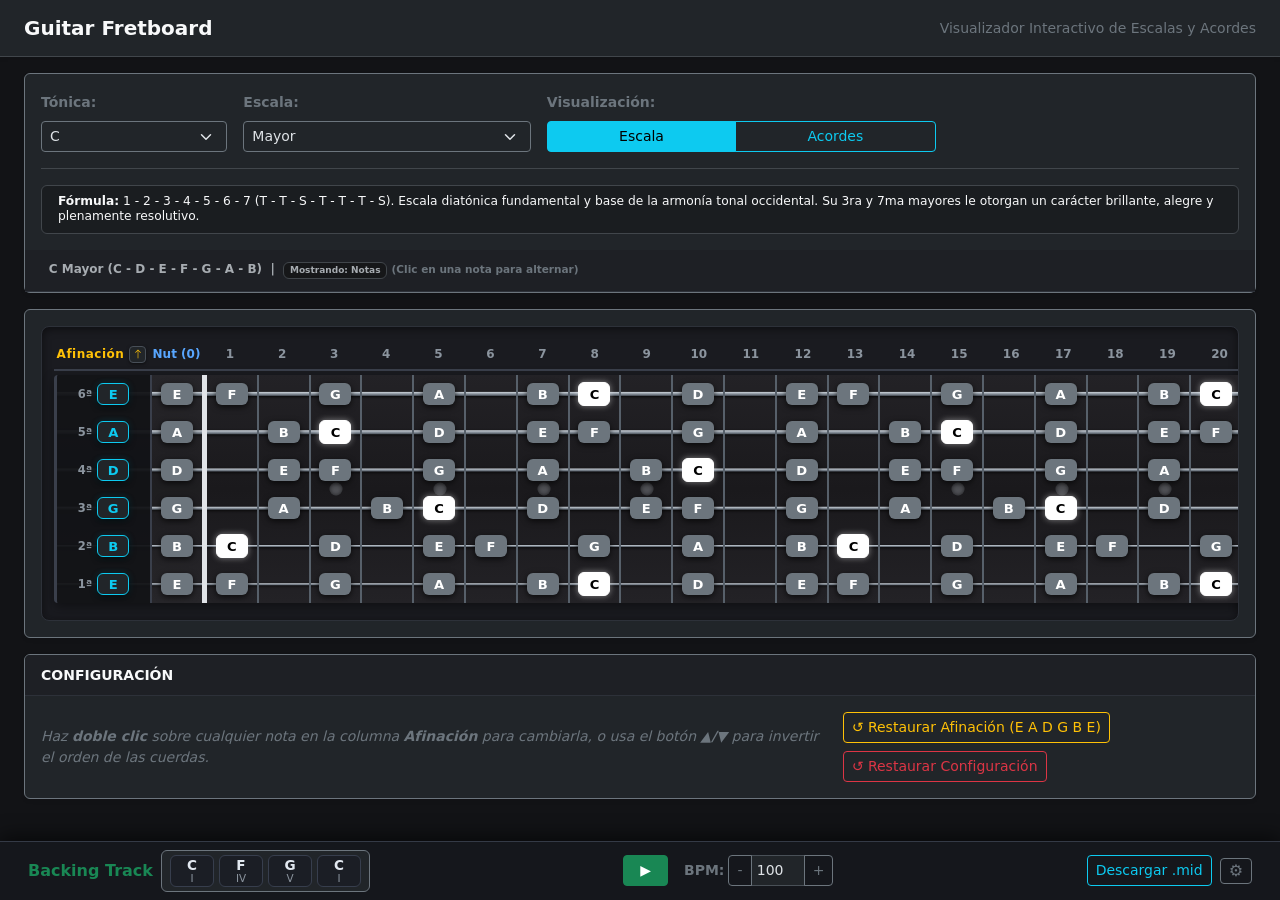
<file: index.html>
<!DOCTYPE html>
<html lang="es" data-bs-theme="dark">

<head>
  <meta charset="utf-8">
  <meta name="viewport" content="width=device-width, initial-scale=1">
  <title>Guitar Fretboard</title>
  <link rel="icon" type="image/x-icon" href="favicon.ico">
  <!-- Bootstrap 5.3 Local -->
  <link rel="stylesheet" href="assets/css/bootstrap.min.css">
  <!-- Estilos de la aplicación -->
  <link rel="stylesheet" href="assets/css/app.css">
</head>

<body>

  <!-- Barra Superior con el Nombre de la App -->
  <nav class="navbar navbar-expand-lg navbar-dark bg-dark border-bottom border-secondary-subtle py-2 shadow-sm">
    <div class="container-fluid px-3 px-md-4">
      <a class="navbar-brand d-flex align-items-center gap-2 fw-bold text-light" href="#">
        <span>Guitar Fretboard</span>
      </a>
      <span class="navbar-text text-secondary small d-none d-sm-inline">
        Visualizador Interactivo de Escalas y Acordes
      </span>
    </div>
  </nav>

  <main class="container-fluid px-3 px-md-4 py-3">

    <!-- BLOQUE 1 (Width 100%): Selección de notas / escala / acordes a graficar -->
    <div class="row g-3 mb-3">
      <div class="col-12">
        <div class="card border-secondary shadow-sm">

          <div class="card-body py-3">
            <div class="row g-3 align-items-end">

              <!-- Tonalidad (Key) -->
              <div class="col-6 col-sm-4 col-md-3 col-lg-2">
                <label for="selectKey" class="form-label small fw-semibold text-secondary">Tónica:</label>
                <select id="selectKey" class="form-select form-select-sm border-secondary"></select>
              </div>

              <!-- Tipo de Escala -->
              <div class="col-6 col-sm-4 col-md-3 col-lg-3">
                <label for="selectScale" class="form-label small fw-semibold text-secondary">Escala:</label>
                <select id="selectScale" class="form-select form-select-sm border-secondary"></select>
              </div>

              <!-- Modo: Escala Completa vs Acordes -->
              <div class="col-12 col-sm-4 col-md-6 col-lg-4">
                <label class="form-label small fw-semibold text-secondary d-block">Visualización:</label>
                <div class="btn-group btn-group-sm w-100" role="group">
                  <input type="radio" class="btn-check" name="displayMode" id="modeScale" value="scale"
                    autocomplete="off" checked>
                  <label class="btn btn-outline-info" for="modeScale">Escala</label>

                  <input type="radio" class="btn-check" name="displayMode" id="modeChord" value="chord"
                    autocomplete="off">
                  <label class="btn btn-outline-info" for="modeChord">Acordes</label>
                </div>
              </div>

            </div>

            <!-- Descripción pedagógica de la Escala seleccionada -->
            <div id="scaleDescriptionContainer" class="mt-3 pt-3 border-top border-secondary-subtle"
              style="display: none;">
              <div
                class="alert alert-dark border-secondary-subtle bg-dark-subtle mb-0 py-2 small text-secondary-emphasis d-flex align-items-start gap-2">
                <div id="scaleDescriptionText" class="text-light-emphasis small lh-sm"></div>
              </div>
            </div>

            <!-- Opciones específicas de Acordes en 2 columnas perfectamente alineadas -->
            <div id="chordOptionsCard" class="mt-3 pt-3 border-top border-secondary-subtle" style="display: none;">
              <div class="row g-3 align-items-start">

                <!-- Columna 1: Grados del Acorde en terceras independientes -->
                <div class="col-12 col-lg-auto">
                  <label
                    class="form-label small fw-semibold text-secondary d-flex align-items-center mb-2 chord-section-label">Grados
                    del Acorde:</label>
                  <div class="d-flex flex-wrap gap-2" id="chordIntervalsGroup">
                    <input type="checkbox" class="btn-check interval-toggle" id="int_1" value="1" autocomplete="off"
                      checked>
                    <label class="btn-interval" for="int_1">1</label>

                    <input type="checkbox" class="btn-check interval-toggle" id="int_3" value="3" autocomplete="off"
                      checked>
                    <label class="btn-interval" for="int_3">3</label>

                    <input type="checkbox" class="btn-check interval-toggle" id="int_5" value="5" autocomplete="off"
                      checked>
                    <label class="btn-interval" for="int_5">5</label>

                    <input type="checkbox" class="btn-check interval-toggle" id="int_7" value="7" autocomplete="off">
                    <label class="btn-interval" for="int_7">7</label>

                    <input type="checkbox" class="btn-check interval-toggle" id="int_9" value="9" autocomplete="off">
                    <label class="btn-interval" for="int_9">9</label>

                    <input type="checkbox" class="btn-check interval-toggle" id="int_11" value="11" autocomplete="off">
                    <label class="btn-interval" for="int_11">11</label>

                    <input type="checkbox" class="btn-check interval-toggle" id="int_13" value="13" autocomplete="off">
                    <label class="btn-interval" for="int_13">13</label>
                  </div>
                </div>

                <!-- Columna 2: Selección de Acorde Diatónico -->
                <div class="col-12 col-lg-7 col-xl-8">
                  <label
                    class="form-label small fw-semibold text-secondary d-flex align-items-center mb-2 chord-section-label">Acordes:</label>
                  <div id="chordButtonsContainer" class="d-flex flex-wrap gap-2 align-items-center"></div>
                </div>

              </div>
            </div>

          </div>
          <div class="card-header card-header-custom py-2 d-flex ">
            <span id="fretboardInfoSummary" class="badge text-secondary-emphasis"></span>
          </div>
        </div>
      </div>
    </div>

    <!-- BLOQUE 2 (Width 100%): Gráfica del mango de la guitarra -->
    <div class="row g-3 mb-3">
      <div class="col-12">
        <div class="card border-secondary shadow-sm">
          <div class="card-body p-2 p-md-3">

            <!-- Contenedor del mástil con scroll horizontal -->
            <div class="fretboard-wrapper">
              <div id="fretboardCanvas" class="fretboard-canvas">
                <!-- Se genera dinámicamente mediante app.js -->
              </div>
            </div>


          </div>
        </div>
      </div>
    </div>

    <!-- BLOQUE 3 (Width 100%): Configuración de la gráfica del mango -->
    <div class="row g-3">
      <div class="col-12">
        <div class="card border-secondary shadow-sm">
          <div class="card-header card-header-custom py-2">
            <span class="text-uppercase small tracking-wide text-light fw-bold">Configuración</span>
          </div>
          <div class="card-body py-3">
            <div class="d-flex flex-column flex-sm-row justify-content-between align-items-sm-center gap-3">
              <div class="text-secondary small">
                <em>Haz <strong>doble clic</strong> sobre cualquier nota en la columna <strong>Afinación</strong> para
                  cambiarla, o usa el botón <strong>▲/▼</strong> para invertir el orden de las cuerdas.</em>
              </div>
              <div class="d-flex flex-wrap gap-2">
                <button id="btnResetTuning" type="button" class="btn btn-sm btn-outline-warning">
                  ↺ Restaurar Afinación (E A D G B E)
                </button>
                <button id="btnResetConfig" type="button" class="btn btn-sm btn-outline-danger">
                  ↺ Restaurar Configuración
                </button>
              </div>
            </div>
          </div>
        </div>
      </div>
    </div>

  </main>

  <!-- Barra Fija Inferior: Backing Track Player Dock -->
  <div id="backingTrackPlayerBar" class="backing-track-bar fixed-bottom py-2 px-3">
    <div class="container-fluid d-flex flex-wrap align-items-center justify-content-between gap-2">

      <!-- Izquierda: Título y Visualizador de la Secuencia Completa -->
      <div class="d-flex align-items-center gap-2">
        <span class="fw-bold text-success d-none d-sm-inline">Backing Track</span>

        <!-- Indicador de cuenta previa cuando aplica -->
        <div id="btBarCountInBadge" class="badge bg-warning text-dark bt-bar-countin-badge" style="display: none;">
          Intro 1/4
        </div>

        <!-- Contenedor con todos los compases de la progresión -->
        <div id="btBarSequenceContainer"
          class="bt-bar-sequence-container bg-dark px-2 py-1 rounded border border-secondary">
          <!-- Se genera dinámicamente -->
        </div>
      </div>

      <!-- Centro: Controles de Transporte (Play/Stop Toggle, BPM) -->
      <div class="d-flex align-items-center gap-2">
        <button id="btnBtPlayToggle" class="btn btn-sm btn-success px-3 fw-bold d-flex align-items-center gap-1"
          title="Reproducir en Loop">
          <span id="btPlayIcon">▶</span>
        </button>

        <div class="d-flex align-items-center gap-1 ms-2">
          <label for="btBpmInput" class="small text-secondary fw-semibold">BPM:</label>
          <div class="input-group input-group-sm" style="width: 105px;">
            <button class="btn btn-outline-secondary px-2" type="button" id="btnBtBpmMinus">-</button>
            <input type="number" id="btBpmInput" class="form-control text-center px-1" value="100" min="40" max="240"
              step="5">
            <button class="btn btn-outline-secondary px-2" type="button" id="btnBtBpmPlus">+</button>
          </div>
        </div>
      </div>

      <!-- Derecha: Descargar MIDI y Abrir Configuración -->
      <div class="d-flex align-items-center gap-2">
        <button id="btnBtDownloadMidi" class="btn btn-sm btn-outline-info d-flex align-items-center gap-1"
          title="Descargar archivo MIDI (.mid)">
          <span class="d-none d-md-inline">Descargar .mid</span>
        </button>
        <button id="btnBtSettings"
          class="btn btn-sm btn-outline-secondary px-2 d-flex align-items-center justify-content-center"
          data-bs-toggle="modal" data-bs-target="#backingTrackModal" title="Configuración del Backing Track">
          <span class="fs-6 lh-1">⚙️</span>
        </button>
      </div>

    </div>
  </div>

  <!-- Modal de Configuración del Backing Track -->
  <div class="modal fade" id="backingTrackModal" tabindex="-1" aria-labelledby="backingTrackModalLabel"
    aria-hidden="true">
    <div class="modal-dialog modal-lg modal-dialog-centered">
      <div class="modal-content bg-dark border-secondary shadow">
        <div class="modal-header border-secondary py-2">
          <h5 class="modal-title fs-6 fw-bold text-light d-flex align-items-center gap-2" id="backingTrackModalLabel">
            <span>⚙️ Configuración del Backing Track</span>
          </h5>
          <button type="button" class="btn-close btn-close-white" data-bs-dismiss="modal" aria-label="Close"></button>
        </div>
        <div class="modal-body py-3">

          <!-- Resumen de Tonalidad Actual -->
          <div
            class="alert alert-dark border-secondary-subtle py-2 px-3 d-flex justify-content-between align-items-center mb-3">
            <div class="small">
              <span class="text-secondary">Tonalidad / Escala actual:</span>
              <strong class="text-info ms-1" id="btModalCurrentScaleText">C Mayor</strong>
            </div>
            <span class="badge bg-secondary-subtle text-secondary-emphasis small">Sincronizado con el
              visualizador</span>
          </div>

          <!-- Presets Populares -->
          <div class="mb-3">
            <label class="form-label small fw-semibold text-secondary mb-1">Progresiones Populares (Presets):</label>
            <div class="d-flex flex-wrap gap-2" id="btPresetButtons">
              <button type="button" class="btn btn-outline-secondary btn-sm bt-preset-btn" data-preset="I-IV-V-I">I - IV
                - V - I</button>
              <button type="button" class="btn btn-outline-secondary btn-sm bt-preset-btn" data-preset="ii-V-I">ii - V -
                I</button>
              <button type="button" class="btn btn-outline-secondary btn-sm bt-preset-btn" data-preset="I-V-vi-IV">I - V
                - vi - IV (Pop)</button>
              <button type="button" class="btn btn-outline-secondary btn-sm bt-preset-btn" data-preset="I-IV-I-V">I - IV
                - I - V (Blues)</button>
              <button type="button" class="btn btn-outline-secondary btn-sm bt-preset-btn" data-preset="i-VI-III-VII">i
                - VI - III - VII</button>
            </div>
          </div>

          <!-- Secuencia de Compases Actual -->
          <div class="mb-3">
            <div class="d-flex justify-content-between align-items-center mb-1">
              <label class="form-label small fw-semibold text-secondary mb-0">Secuencia de Compases (Haz clic en un
                compás para editarlo):</label>
              <div class="btn-group btn-group-sm">
                <button type="button" class="btn btn-outline-secondary" id="btnBtAddMeasure">+ Compás</button>
                <button type="button" class="btn btn-outline-secondary" id="btnBtRemoveMeasure">- Compás</button>
              </div>
            </div>
            <div id="btMeasuresContainer"
              class="d-flex flex-wrap gap-2 p-2 rounded bg-black bg-opacity-25 border border-secondary-subtle">
              <!-- Se genera dinámicamente -->
            </div>
          </div>

          <!-- Grados Diatónicos para asignar al compás -->
          <div class="mb-3">
            <label class="form-label small fw-semibold text-secondary mb-1">Asignar grado al compás
              seleccionado:</label>
            <div id="btDegreeSelectorContainer" class="d-flex flex-wrap gap-2">
              <!-- Se genera dinámicamente con los 7 grados de la escala actual -->
            </div>
          </div>

          <!-- Parámetros de compás y tempo -->
          <div class="row g-2 pt-2 border-top border-secondary-subtle">
            <div class="col-6 col-sm-4">
              <label for="btTimeSigSelect" class="form-label small fw-semibold text-secondary">Métrica:</label>
              <select id="btTimeSigSelect" class="form-select form-select-sm border-secondary">
                <option value="4/4" selected>4/4 (Estándar)</option>
              </select>
            </div>
            <div class="col-6 col-sm-4">
              <label for="btChordDurationSelect" class="form-label small fw-semibold text-secondary">Duración por
                compás:</label>
              <select id="btChordDurationSelect" class="form-select form-select-sm border-secondary">
                <option value="4" selected>1 Acorde por compás (4 tiempos)</option>
              </select>
            </div>
            <div class="col-12 col-sm-4">
              <label class="form-label small fw-semibold text-secondary">Instrumentación MIDI:</label>
              <div class="small text-secondary-emphasis lh-sm pt-1">
                Chan 10: Hi-hat, Bombo, Redoblante<br>
                Chan 1: Piano
              </div>
            </div>
          </div>

        </div>
        <div class="modal-footer border-secondary py-2">
          <button type="button" class="btn btn-sm btn-outline-secondary" data-bs-dismiss="modal">Cerrar</button>
          <button type="button" class="btn btn-sm btn-success" data-bs-dismiss="modal">Aplicar y Listo</button>
        </div>
      </div>
    </div>
  </div>

  <!-- Scripts locales -->
  <script src="assets/js/jquery.min.js"></script>
  <script src="assets/js/bootstrap.bundle.min.js"></script>
  <script src="assets/js/scales.js"></script>
  <script src="assets/js/midi-writer.js"></script>
  <script src="assets/js/backing-track-player.js"></script>
  <script src="assets/js/app.js"></script>
</body>

</html>
</file>
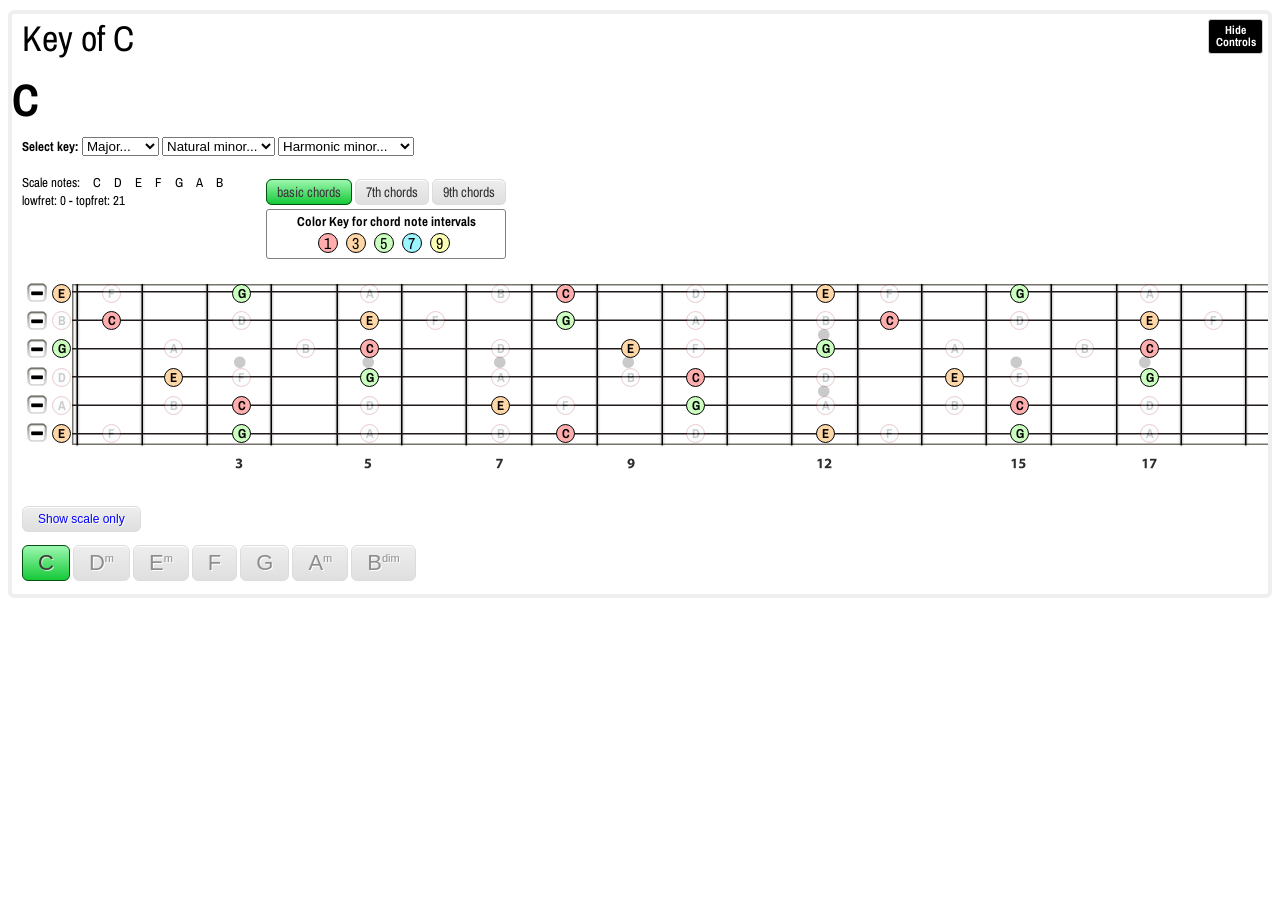
<file: old/index.html>
<!DOCTYPE html>
<html>

<head>
  <meta charset="utf-8">
  <meta http-equiv="X-UA-Compatible" content="IE=edge">
  <title>Neck module</title>
  <!-- FONT -->
  <link href='https://fonts.googleapis.com/css?family=Archivo+Narrow:400,700' rel='stylesheet' type='text/css'>
  <link rel="stylesheet" href="assets/css/common.css">
  <link rel="stylesheet" href="assets/css/neckmodule.css">
  <!--
  <link rel="stylesheet" href="assets/css/long-neck-g.css">
  <link rel="stylesheet" href="assets/css/long-neck-f.css">
  <link rel="stylesheet" href="assets/css/vertical-neck-module.css">
	<link rel="stylesheet" href="assets/css/long-neck-g.css">
  -->
</head>

<body>
  <div class="main" style="width: 100%; margin: 10px auto;">
    <div id="chords-container"></div>
    <div id="scales-container"></div>
  </div>

  <script src="https://code.jquery.com/jquery-3.6.0.min.js"
    integrity="sha256-/xUj+3OJU5yExlq6GSYGSHk7tPXikynS7ogEvDej/m4=" crossorigin="anonymous"></script>
  <script type="module" src="assets/js/neckmodule.js"></script>
  <script src="assets/js/vexflow-min.js"></script>
  <script src="assets/js/underscore-min.js"></script>
  <script src="assets/js/tabdiv.js"></script>
  <script src="assets/js/tabdiv-debug.js"></script>
  <script src="assets/js/vertical.neckmodule.js"></script>
  <script type="module" src="assets/js/main.js"></script>

</body>

</html>
</file>
<file: assets/css/app.css>
/* App Styles: Guitar Fretboard */

body {
  background-color: #121316;
  color: #e2e8f0;
  font-family: system-ui, -apple-system, "Segoe UI", Roboto, Helvetica, Arial, sans-serif;
  min-width: 320px;
}

/* Fretboard Container & Scrolling */
.fretboard-wrapper {
  background: #1a1b20;
  border-radius: 8px;
  border: 1px solid #2d3139;
  padding: 18px 12px 10px 12px;
  overflow-x: auto;
  box-shadow: inset 0 2px 8px rgba(0, 0, 0, 0.5);
}

.fretboard-canvas {
  position: relative;
  display: inline-block;
  min-width: 1400px;
  width: 100%;
  user-select: none;
}

/* Fretboard markers (numbers & inlays) */
.fret-numbers-row {
  display: flex;
  margin-left: 0;
  border-bottom: 2px solid #3a3f4b;
  padding-bottom: 6px;
  margin-bottom: 4px;
}

.fret-number-col {
  flex: 1;
  text-align: center;
  font-size: 0.75rem;
  font-weight: 700;
  color: #8b949e;
}

.fret-number-col.tuning-header-col {
  flex: 0 0 95px;
  color: #ffc107;
  letter-spacing: 0.5px;
  display: inline-flex;
  align-items: center;
  justify-content: center;
  gap: 5px;
}

.tuning-header-title {
  font-weight: 700;
  font-size: 0.75rem;
}

.btn-toggle-order {
  display: inline-flex;
  align-items: center;
  justify-content: center;
  width: 17px;
  height: 17px;
  padding: 0;
  border-radius: 4px;
  border: 1px solid #484f58;
  background-color: #212529;
  color: #ffc107;
  cursor: pointer;
  transition: all 0.15s ease-in-out;
  user-select: none;
  box-shadow: 0 1px 3px rgba(0, 0, 0, 0.5);
}

.btn-toggle-order:hover {
  background-color: #ffc107;
  color: #000000;
  border-color: #ffc107;
  transform: scale(1.12);
  box-shadow: 0 0 8px rgba(255, 193, 7, 0.6);
}

.fret-number-col.fret-0-header {
  flex: 0 0 55px;
  color: #58a6ff;
}

/* Fretboard grid */
.fretboard-board {
  position: relative;
  background: linear-gradient(180deg, #232226 0%, #1a191c 50%, #232226 100%);
  border-radius: 4px;
  border-left: 3px solid #3a3f4b;
  border-right: 4px solid #30363d;
  box-shadow: 0 4px 12px rgba(0, 0, 0, 0.4);
  margin-left: 0;
  overflow: hidden;
}

/* Inlay Fret Dots (Marcadores del diapasón) */
.fret-inlay-container {
  position: absolute;
  top: 0;
  bottom: 0;
  left: 0;
  right: 0;
  pointer-events: none;
  display: flex;
}

.fret-inlay-cell {
  flex: 1;
  position: relative;
  height: 100%;
}

.fret-inlay-cell.tuning-inlay-cell {
  flex: 0 0 95px;
}

.fret-inlay-cell.fret-0-inlay {
  flex: 0 0 55px;
}

.fret-dot {
  position: absolute;
  top: 50%;
  left: 50%;
  transform: translate(-50%, -50%);
  width: 13px;
  height: 13px;
  background: rgba(220, 225, 235, 0.28);
  border-radius: 50%;
  box-shadow: inset 0 0 4px rgba(0, 0, 0, 0.6);
}

.fret-double-dot-1 {
  position: absolute;
  top: 25%;
  left: 50%;
  transform: translate(-50%, -50%);
  width: 12px;
  height: 12px;
  background: rgba(220, 225, 235, 0.28);
  border-radius: 50%;
  box-shadow: inset 0 0 4px rgba(0, 0, 0, 0.6);
}

.fret-double-dot-2 {
  position: absolute;
  top: 75%;
  left: 50%;
  transform: translate(-50%, -50%);
  width: 12px;
  height: 12px;
  background: rgba(220, 225, 235, 0.28);
  border-radius: 50%;
  box-shadow: inset 0 0 4px rgba(0, 0, 0, 0.6);
}

/* Strings Row */
.string-row {
  position: relative;
  display: flex;
  height: 38px;
  align-items: center;
}

/* Columna de Afinación */
.tuning-cell {
  flex: 0 0 95px;
  height: 100%;
  position: relative;
  border-right: 2px solid #3a3f4b;
  display: flex;
  align-items: center;
  justify-content: center;
  gap: 5px;
  background: rgba(18, 19, 23, 0.95);
  z-index: 2;
  cursor: pointer;
  user-select: none;
  transition: background-color 0.15s ease;
}

.tuning-cell:hover {
  background: rgba(35, 38, 48, 0.98);
}

.tuning-string-label {
  position: relative;
  z-index: 5;
  font-size: 0.72rem;
  font-weight: 700;
  color: #8b949e;
  pointer-events: none;
}

.tuning-badge {
  position: relative;
  z-index: 5;
  font-family: inherit;
  font-weight: 800;
  font-size: 0.82rem;
  padding: 0.22rem 0.5rem;
  min-width: 32px;
  text-align: center;
  background-color: #212529;
  color: #0dcaf0;
  border: 1.5px solid #0dcaf0;
  border-radius: 6px;
  box-shadow: 0 2px 6px rgba(0, 0, 0, 0.8), 0 0 6px rgba(13, 202, 240, 0.2);
  transition: transform 0.15s ease, box-shadow 0.15s ease, background-color 0.15s ease, color 0.15s ease;
  cursor: pointer;
}

.tuning-cell:hover .tuning-badge,
.tuning-badge:hover {
  transform: scale(1.12);
  background-color: #0dcaf0;
  color: #000000;
  box-shadow: 0 0 10px rgba(13, 202, 240, 0.7);
}

/* Afinación fuera del estándar: rojo propio de Bootstrap danger (#dc3545) */
.tuning-badge.tuning-badge-custom {
  color: #dc3545;
  border-color: #dc3545;
  box-shadow: 0 2px 6px rgba(0, 0, 0, 0.8), 0 0 6px rgba(220, 53, 69, 0.25);
}

.tuning-cell:hover .tuning-badge.tuning-badge-custom,
.tuning-badge.tuning-badge-custom:hover {
  background-color: #dc3545;
  color: #ffffff;
  box-shadow: 0 0 10px rgba(220, 53, 69, 0.7);
}

/* Popover interactivo de Afinación */
.tuning-popover {
  box-shadow: 0 10px 30px rgba(0, 0, 0, 0.85);
  border-radius: 8px;
  animation: fadeInTuning 0.15s ease-out;
}

@keyframes fadeInTuning {
  from { opacity: 0; transform: translateY(-5px); }
  to { opacity: 1; transform: translateY(0); }
}

/* The metal string line */
.string-wire {
  position: absolute;
  left: 0;
  right: 0;
  top: 50%;
  transform: translateY(-50%);
  background: linear-gradient(180deg, #d0d7de 0%, #8b949e 50%, #484f58 100%);
  z-index: 1;
  pointer-events: none;
  box-shadow: 0 1px 3px rgba(0, 0, 0, 0.8);
}

/* Calibres de cuerdas visuales */
.string-wire-1 {
  height: 1.5px;
}

.string-wire-2 {
  height: 2.0px;
}

.string-wire-3 {
  height: 2.5px;
}

.string-wire-4 {
  height: 3.0px;
}

.string-wire-5 {
  height: 3.5px;
}

.string-wire-6 {
  height: 4.2px;
}

/* Fret cell for note badge */
.fret-cell {
  flex: 1;
  height: 100%;
  position: relative;
  border-right: 2px solid #57606a;
  /* Fret wire */
  display: flex;
  align-items: center;
  justify-content: center;
  z-index: 2;
}

.fret-cell.fret-0 {
  flex: 0 0 55px;
  border-right: 5px solid #e1e4e8;
  /* Cejuela / Nut */
  background: rgba(255, 255, 255, 0.02);
}

/* Note Badges */
.note-badge {
  position: relative;
  z-index: 5;
  font-family: inherit;
  font-weight: 700;
  font-size: 0.82rem;
  padding: 0.28rem 0.45rem;
  min-width: 32px;
  text-align: center;
  box-shadow: 0 2px 6px rgba(0, 0, 0, 0.7);
  transition: transform 0.15s ease, box-shadow 0.15s ease;
  cursor: pointer;
}

.note-badge:hover {
  transform: scale(1.18);
  z-index: 10;
  box-shadow: 0 4px 10px rgba(0, 0, 0, 0.9);
}

/* Grados (intervalos): sin bold pesado, tipografía limpia y equilibrada */
.note-badge.badge-degree,
.badge-triad-root.badge-degree,
.badge-triad-third.badge-degree,
.badge-triad-fifth.badge-degree {
  font-weight: 500 !important;
  font-size: 0.77rem;
  letter-spacing: -0.2px;
  padding: 0.26rem 0.36rem;
  line-height: 1.15;
}

/* Grados con 4 o más caracteres (ej. maj7, ♭♭7, ♯11) */
.note-badge.badge-degree.badge-degree-compact {
  font-size: 0.69rem;
  letter-spacing: -0.3px;
  padding: 0.24rem 0.20rem;
  min-width: 35px;
}

/* Dimmed notes in chord mode */
.note-badge.note-dimmed {
  opacity: 0.22;
  filter: grayscale(80%);
}

.note-badge.note-dimmed:hover {
  opacity: 0.8;
  filter: none;
}

/* Card custom dark headers */
.card-header-custom {
  background-color: #1e2025;
  border-bottom: 1px solid #2d3139;
  font-weight: 600;
}

/* Legend items */
.legend-pill {
  display: inline-flex;
  align-items: center;
  gap: 6px;
  font-size: 0.82rem;
  margin-right: 12px;
  margin-bottom: 6px;
}

/* Colores de Tríada: Fondo blanco con color de texto diferenciado */
.badge-triad-root {
  background-color: #ffffff !important;
  color: #000000 !important;
  border: 1px solid #ffffff;
  font-weight: 800;
  box-shadow: 0 0 6px rgba(255, 255, 255, 0.45);
}

.badge-triad-third {
  background-color: #ffffff !important;
  color: #dc2626 !important;
  /* Texto Rojo (3ra) */
  border: 1.5px solid #ffffff;
  font-weight: 800;
  box-shadow: 0 0 6px rgba(220, 38, 38, 0.35);
}

.badge-triad-fifth {
  background-color: #ffffff !important;
  color: #06930b !important;
  /* Texto Naranja (5ta) */
  border: 1.5px solid #ffffff;
  font-weight: 800;
  box-shadow: 0 0 6px rgba(234, 88, 12, 0.35);
}

/* Alineación perfecta entre Grados del Acorde y Acordes Diatónicos */
.chord-section-label {
  height: 20px;
  line-height: 20px;
  margin-bottom: 0.5rem;
}

#chordButtonsContainer .chord-btn {
  height: 33px;
  display: inline-flex;
  align-items: center;
  justify-content: center;
  line-height: 1;
  box-sizing: border-box;
}

#chordButtonsContainer .chord-btn .badge {
  font-size: 0.72rem;
  padding: 0.22rem 0.4rem;
  line-height: 1;
}

/* Botones individuales de intervalos (desagrupados) */
.btn-interval {
  min-width: 38px;
  height: 33px;
  display: inline-flex;
  align-items: center;
  justify-content: center;
  font-weight: 700;
  font-size: 0.85rem;
  border-radius: 6px;
  border: 1px solid #3a3f4b;
  background-color: #1a1b20;
  color: #6c757d;
  cursor: pointer;
  transition: all 0.15s ease-in-out;
  padding: 0 10px;
  user-select: none;
  box-sizing: border-box;
}

.btn-interval:hover {
  border-color: #8b949e;
  color: #adb5bd;
}

/* Colores exactos para cada botón de intervalo activo (:checked) */
/* 1: Fondo blanco, texto negro */
#int_1:checked + .btn-interval {
  background-color: #ffffff !important;
  color: #000000 !important;
  border-color: #ffffff !important;
  font-weight: 800;
  box-shadow: 0 0 8px rgba(255, 255, 255, 0.45);
}

/* 3: Fondo blanco, texto rojo */
#int_3:checked + .btn-interval {
  background-color: #ffffff !important;
  color: #dc2626 !important;
  border-color: #ffffff !important;
  font-weight: 800;
  box-shadow: 0 0 8px rgba(220, 38, 38, 0.35);
}

/* 5: Fondo blanco, texto verde */
#int_5:checked + .btn-interval {
  background-color: #ffffff !important;
  color: #06930b !important;
  border-color: #ffffff !important;
  font-weight: 800;
  box-shadow: 0 0 8px rgba(6, 147, 11, 0.35);
}

/* 7: Bootstrap Info (Celeste) */
#int_7:checked + .btn-interval {
  background-color: #0dcaf0 !important;
  color: #000000 !important;
  border-color: #0dcaf0 !important;
  box-shadow: 0 0 8px rgba(13, 202, 240, 0.35);
}

/* 9: Bootstrap Warning (Amarillo) */
#int_9:checked + .btn-interval {
  background-color: #ffc107 !important;
  color: #000000 !important;
  border-color: #ffc107 !important;
  box-shadow: 0 0 8px rgba(255, 193, 7, 0.35);
}

/* 11: Bootstrap Primary (Azul) */
#int_11:checked + .btn-interval {
  background-color: #0d6efd !important;
  color: #ffffff !important;
  border-color: #0d6efd !important;
  box-shadow: 0 0 8px rgba(13, 110, 253, 0.35);
}

/* 13: Bootstrap Success (Verde) */
#int_13:checked + .btn-interval {
  background-color: #198754 !important;
  color: #ffffff !important;
  border-color: #198754 !important;
  box-shadow: 0 0 8px rgba(25, 135, 84, 0.35);
}

/* Espacio en el body para que la barra inferior no tape el contenido */
body {
  padding-bottom: 80px;
}

/* Barra Fija Inferior (Backing Track Player Dock) */
.backing-track-bar {
  background: rgba(22, 24, 29, 0.94);
  backdrop-filter: blur(10px);
  border-top: 1px solid #343a46;
  box-shadow: 0 -4px 20px rgba(0, 0, 0, 0.6);
  z-index: 1030;
}

.backing-track-pulse {
  animation: pulse-border 1.2s infinite alternate ease-in-out;
}

@keyframes pulse-border {
  0% { box-shadow: 0 0 4px rgba(25, 135, 84, 0.4); }
  100% { box-shadow: 0 0 14px rgba(25, 135, 84, 0.9); }
}

.chord-measure-box {
  background: #1e222b;
  border: 1px solid #3b4252;
  border-radius: 6px;
  padding: 8px 12px;
  min-width: 90px;
  text-align: center;
  transition: all 0.2s ease;
  position: relative;
}

.chord-measure-box.active-measure {
  border-color: #198754;
  background: #143526;
  box-shadow: 0 0 10px rgba(25, 135, 84, 0.5);
  transform: translateY(-2px);
}

.chord-measure-box.editing-measure {
  border-color: #0dcaf0;
  background: #12303a;
}

.chord-measure-num {
  font-size: 0.68rem;
  color: #8b949e;
  text-transform: uppercase;
  font-weight: 700;
  margin-bottom: 2px;
}

.chord-measure-name {
  font-size: 1.1rem;
  font-weight: 700;
  color: #fff;
}

.chord-measure-degree {
  font-size: 0.72rem;
  color: #0dcaf0;
}

/* Pastillas de la secuencia en la barra inferior fija */
.bt-bar-sequence-container {
  display: flex;
  align-items: center;
  gap: 5px;
  max-width: 50vw;
  overflow-x: auto;
  padding: 2px 4px;
  scrollbar-width: none; /* Ocultar scrollbar estándar */
}

.bt-bar-sequence-container::-webkit-scrollbar {
  display: none;
}

.bt-bar-measure-pill {
  display: inline-flex;
  flex-direction: column;
  align-items: center;
  justify-content: center;
  padding: 2px 8px;
  background: #1b1e25;
  border: 1px solid #373e4d;
  border-radius: 6px;
  min-width: 44px;
  line-height: 1.1;
  transition: all 0.15s ease-in-out;
  user-select: none;
}

.bt-bar-measure-pill .pill-chord-name {
  font-weight: 700;
  font-size: 0.85rem;
  color: #e2e8f0;
}

.bt-bar-measure-pill .pill-chord-degree {
  font-size: 0.65rem;
  color: #8b949e;
}

/* Acorde activo en la barra durante la reproducción */
.bt-bar-measure-pill.active-bar-measure {
  background: #198754;
  border-color: #20c997;
  box-shadow: 0 0 10px rgba(25, 135, 84, 0.7);
  transform: scale(1.08);
}

.bt-bar-measure-pill.active-bar-measure .pill-chord-name {
  color: #ffffff;
}

.bt-bar-measure-pill.active-bar-measure .pill-chord-degree {
  color: #d1e7dd;
}

/* Badge de cuenta previa en la barra inferior */
.bt-bar-countin-badge {
  font-weight: 700;
  font-size: 0.8rem;
  padding: 4px 8px;
  border-radius: 6px;
  animation: pulse-count 0.25s ease-in-out;
}

@keyframes pulse-count {
  0% { transform: scale(0.9); }
  50% { transform: scale(1.15); }
  100% { transform: scale(1); }
}
</file>
<file: old/assets/css/common.css>
@charset "utf-8";
/* CSS Document */
.guitar-module-main-wrapper { line-height: 1.0; max-width: 100%; }
.guitar-module-main-wrapper a { color: blue; }

.guitar-module-main-wrapper { margin: 0; padding-top: 5px; }
.guitar-module-main-wrapper, .guitar-module-main-wrapper .main-title, .guitar-module-main-wrapper h2, .guitar-module-main-wrapper p {
  font-family: 'Archivo Narrow', sans-serif;
  font-size: 13px;
}
.guitar-module-main-wrapper sub, sup {
  position: relative;
  font-size: 75%;
  line-height: 0;
  vertical-align: baseline;
  top: -.5em;
}

.guitar-module-main-wrapper div { box-sizing: border-box; }
.guitar-module-main-wrapper .info-display-div { padding-left: 10px; }
.guitar-module-main-wrapper .top-wrapper #info { margin: 5px 0; }
.guitar-module-main-wrapper .top-left { width: 50%; float: left; }
.guitar-module-main-wrapper .top-right { width: 50%; float: right; position: relative; padding-top: 15px; }

.guitar-module-main-wrapper h2.chord-name { font-size: 3.0em; margin: 20px 0 0; padding: 0; }
.guitar-module-main-wrapper .logo { position: relative; top: 5px; right: 10px; z-index: 1000; }
.guitar-module-main-wrapper .newneck-wrapper { background: #ffffff; }
/*.guitar-module-main-wrapper sup { vertical-align: top; font-size: 0.5em; }*/
.guitar-module-main-wrapper .chord_in_key { position: relative; z-index: 501; }

.guitar-module-main-wrapper #keyNotes { position: relative; z-index: 502; }
.guitar-module-main-wrapper #keyNotes ul { margin: 0.5em 0 0; padding: 0 !important; }
.guitar-module-main-wrapper #keyNotes li { display: inline-block; padding-right: 1em; }

.guitar-module-main-wrapper #controls { position: relative; }
.guitar-module-main-wrapper #color_key { position: relative; left: 0; max-width: 240px; }
.guitar-module-main-wrapper #color_key h5 {  padding: 0; margin: 0; height: 20px; }
.guitar-module-main-wrapper .main-title { font-family: 'Archivo Narrow', sans-serif; font-size: 2.75em; margin: 2px 0 0; }

.guitar-module-main-wrapper .showing { font-size: 16px; }
.guitar-module-main-wrapper #notesPerChord, .guitar-module-main-wrapper #showing { padding: 0; margin: 0; }
.guitar-module-main-wrapper .sharp { display: none; }
.guitar-module-main-wrapper .flat { display: none; }

/* Selectors */
.guitar-module-main-wrapper #scaleSelector, .guitar-module-main-wrapper #keyChordsSelector { padding: 0; margin: 0; }

.guitar-module-main-wrapper #changeKey select, .guitar-module-main-wrapper #fretselectors select { width: auto; font-size: 13px; margin-bottom: 0; height: auto; padding: 3px 18px 3px 5px; border-radius: 3px; }
.guitar-module-main-wrapper #scaleSelector li { display: inline-block; padding: 1em 0.5em 0 0; }
.guitar-module-main-wrapper #scaleSelector li a { color: #666666; font-weight: bold; text-decoration: none; }
.guitar-module-main-wrapper #scaleSelector li a:hover { color: blue; text-decoration: underline; }

.guitar-module-main-wrapper #keyChordsSelector li { display: block; list-style: none; }
.guitar-module-main-wrapper #keyChordsSelector li a { color: #666666; font-weight: bold; text-decoration: none; }
.guitar-module-main-wrapper #keyChordsSelector li a:hover { color: blue; text-decoration: underline; }

.guitar-module-main-wrapper #fretselectors { position: relative; }
.guitar-module-main-wrapper #fretselectors #lowfret { margin-right: 10px; }

.guitar-module-main-wrapper #changeKey { font-family: 'Archivo Narrow', sans-serif; margin: 0; }
/* end selectors */

/* Buttons that show up below the fretboard for each chord in a key area. See note re styling templates above */
.guitar-module-main-wrapper .button-wrapper { margin: 1em 0; }
.guitar-module-main-wrapper .chordButton {
  -moz-box-shadow: inset 0px 1px 0px 0px #ffffff;
  -webkit-box-shadow: inset 0px 1px 0px 0px #ffffff;
  box-shadow: inset 0px 1px 0px 0px #ffffff;
  background: -webkit-gradient( linear, left top, left bottom, color-stop(0.05, #ededed), color-stop(1, #dfdfdf) );
  background: -moz-linear-gradient( center top, #ededed 5%, #dfdfdf 100% );
  filter:progid:DXImageTransform.Microsoft.gradient(startColorstr='#ededed', endColorstr='#dfdfdf');
  /*background-color: #ededed;*/
  -moz-border-radius: 6px;
  -webkit-border-radius: 6px;
  border-radius: 6px;
  border: 1px solid #dcdcdc;
  display: inline-block;
  color: #8c8d8f;
  font-family:arial;
  font-size: 22px;
  padding: 6px 15px;
  text-decoration:none;
  text-shadow: 1px 1px 0px #ffffff;
  cursor: hand;
  cursor: pointer;
}
.guitar-module-main-wrapper .chordButton:hover {
  background:-webkit-gradient( linear, left top, left bottom, color-stop(0.05, #dfdfdf), color-stop(1, #ededed) );
  background:-moz-linear-gradient( center top, #dfdfdf 5%, #ededed 100% );
  filter:progid:DXImageTransform.Microsoft.gradient(startColorstr='#dfdfdf', endColorstr='#ededed');
  background-color:#dfdfdf;
}

.guitar-module-main-wrapper .chordButton.active {
  -moz-box-shadow:inset 0px 1px 0px 0px #9cf0b0;
  -webkit-box-shadow:inset 0px 1px 0px 0px #9cf0b0;
  box-shadow:inset 0px 1px 0px 0px #9cf0b0;
  background:-webkit-gradient( linear, left top, left bottom, color-stop(0.05, #96f5a9), color-stop(1, #14c938) );
  background:-moz-linear-gradient( center top, #96f5a9 5%, #14c938 100% );
  filter:progid:DXImageTransform.Microsoft.gradient(startColorstr='#96f5a9', endColorstr='#14c938');
  background-color:#96f5a9;
  -webkit-border-top-left-radius:6px;
  -moz-border-radius-topleft:6px;
  border-top-left-radius:6px;
  -webkit-border-top-right-radius:6px;
  -moz-border-radius-topright:6px;
  border-top-right-radius:6px;
  -webkit-border-bottom-right-radius:6px;
  -moz-border-radius-bottomright:6px;
  border-bottom-right-radius:6px;
  -webkit-border-bottom-left-radius:6px;
  -moz-border-radius-bottomleft:6px;
  border-bottom-left-radius:6px;
  text-indent:0;
  border:1px solid #05520e;
  display:inline-block;
  color:#3d393d;
  text-shadow:1px 1px 0px #c1f7c3;
}

.guitar-module-main-wrapper .chordButton.active:hover {
  background:-webkit-gradient( linear, left top, left bottom, color-stop(0.05, #14c938), color-stop(1, #96f5a9) );
  background:-moz-linear-gradient( center top, #14c938 5%, #96f5a9 100% );
  filter:progid:DXImageTransform.Microsoft.gradient(startColorstr='#14c938', endColorstr='#96f5a9');
  background-color:#14c938;
}
/* This button was generated using CSSButtonGenerator.com */

/* the hand cursor is commented out for later use possibly to trigger audio */
/*.guitar-module-main-wrapper .guitar-module-main-wrapper .note { cursor: hand; cursor: pointer; }*/

.note { -webkit-font-smoothing: antialiased; line-height: 15px; }
#color-key-wrapper h4 { margin: 5px 0 0; }

#color-key td div { width: 20px; height: 20px; border: 1px solid black; font-size: 1.25em; text-align: center; }

#color_key { width: auto; padding: 0 5px; background: #f7f7f7; border: 1px gray solid; border-radius: 3px; margin: 5px 0; text-align: center; max-width: 380px; margin: 5px auto; }
#color_key #color-key-wrapper ul#color-key { width: auto; margin: 5px auto; padding: 0; }
#color_key #color-key-wrapper ul#color-key li { display: inline-block; width: 20px; height: 20px; margin-right: 5px; text-align: center; line-height: 16px; }
#color_key #color-key-wrapper ul#color-key li div { border: 1px black solid; border-radius: 10px; height: 20px; font-size: 16px; line-height: 18px; }

.guitar-module-main-wrapper div:empty, .guitar-module-main-wrapper h1:empty, .guitar-module-main-wrapper h2:empty, .guitar-module-main-wrapper h3:empty, .guitar-module-main-wrapper p {
   display: none;
}

.guitar-module-main-wrapper .notesPerChord {
  display:inline-block;
  margin-bottom: 5px;
}

.guitar-module-main-wrapper .notesPerChord a.notes-per-chord-button {
  -moz-box-shadow:inset 0px 1px 0px 0px #ffffff;
  -webkit-box-shadow:inset 0px 1px 0px 0px #ffffff;
  box-shadow:inset 0px 1px 0px 0px #ffffff;
  background:-webkit-gradient( linear, left top, left bottom, color-stop(0.05, #ededed), color-stop(1, #dfdfdf) );
  background:-moz-linear-gradient( center top, #ededed 5%, #dfdfdf 100% );
  filter:progid:DXImageTransform.Microsoft.gradient(startColorstr='#ededed', endColorstr='#dfdfdf');
  background-color:#ededed;
  -moz-border-radius:6px;
  -webkit-border-radius:6px;
  border-radius:6px;
  border:1px solid #dcdcdc;
  color: #333333;
  font-size:14px;
  padding:3px 10px;
  text-decoration:none;
  cursor: hand;
  cursor: pointer;
}

.guitar-module-main-wrapper .notesPerChord a.notes-per-chord-button.active {
  -moz-box-shadow:inset 0px 1px 0px 0px #9cf0b0;
  -webkit-box-shadow:inset 0px 1px 0px 0px #9cf0b0;
  box-shadow:inset 0px 1px 0px 0px #9cf0b0;
  background:-webkit-gradient( linear, left top, left bottom, color-stop(0.05, #96f5a9), color-stop(1, #14c938) );
  background:-moz-linear-gradient( center top, #96f5a9 5%, #14c938 100% );
  filter:progid:DXImageTransform.Microsoft.gradient(startColorstr='#96f5a9', endColorstr='#14c938');
  background-color:#96f5a9;
  -webkit-border-top-left-radius:6px;
  -moz-border-radius-topleft:6px;
  border-top-left-radius:6px;
  -webkit-border-top-right-radius:6px;
  -moz-border-radius-topright:6px;
  border-top-right-radius:6px;
  -webkit-border-bottom-right-radius:6px;
  -moz-border-radius-bottomright:6px;
  border-bottom-right-radius:6px;
  -webkit-border-bottom-left-radius:6px;
  -moz-border-radius-bottomleft:6px;
  border-bottom-left-radius:6px;
  border:1px solid #05520e;
  color:#3d393d;
}

.refresh-scale-link {
  -moz-box-shadow: inset 0px 1px 0px 0px #ffffff;
  -webkit-box-shadow: inset 0px 1px 0px 0px #ffffff;
  box-shadow: inset 0px 1px 0px 0px #ffffff;
  background: -webkit-gradient( linear, left top, left bottom, color-stop(0.05, #ededed), color-stop(1, #dfdfdf) );
  background: -moz-linear-gradient( center top, #ededed 5%, #dfdfdf 100% );
  filter:progid:DXImageTransform.Microsoft.gradient(startColorstr='#ededed', endColorstr='#dfdfdf');
  /*background-color: #ededed;*/
  -moz-border-radius: 6px;
  -webkit-border-radius: 6px;
  border-radius: 6px;
  border: 1px solid #dcdcdc;
  display: inline-block;
  color: #8c8d8f;
  font-family:arial;
  font-size: 12px;
  padding: 6px 15px;
  text-decoration:none;
  text-shadow: 1px 1px 0px #ffffff;
  cursor: hand;
  cursor: pointer;
}
</file>
<file: old/assets/css/neckmodule.css>
@charset "utf-8";
/* CSS Document */
.long-neck-default { 
  border: 4px solid #efefef;
  border-radius: 6px;
  margin: 4px 0;
 }
.long-neck-default .guitar-module-main-wrapper { position: relative; overflow: hidden; }
.long-neck-default .guitar-module-main-wrapper .top-wrapper { width: 1440px; position: relative; overflow: auto; }
.long-neck-default .guitar-module-main-wrapper .neckmodule { position: relative; background: url('../images/horizontal-long-neck.png') no-repeat 60px 0; width: 1440px; height: 192px; margin: 0; background-size: 1440px; }
.long-neck-default .guitar-module-main-wrapper div { box-sizing: border-box; }
.long-neck-default .guitar-module-main-wrapper .neckmodule .note { cursor: pointer; }
.guitar-module-main-wrapper .controls-toggler {
  position: absolute;
  top: 5px;
  right: 5px;
  border: 1px solid #cccccc;
  border-radius: 3px;
  padding: 5px;
  z-index: 3000;
  text-align: center;
  width: 55px;
  line-height: 1.0em;
  background: #000000;
  font-size: 0.9em;
  font-weight: bold;
}

.guitar-module-main-wrapper .sound-trigger-options {
  display: flex;
  justify-content: center;
  align-items: center;
  margin-bottom: 5px;
}

.guitar-module-main-wrapper .sound-trigger-options label,
.guitar-module-main-wrapper .sound-trigger-options input {
  cursor: pointer;
}

.long-neck-default .guitar-module-main-wrapper .scale-only-link-wrapper {
  margin: 10px 0 0;
}

.guitar-module-main-wrapper .controls-toggler span {
  display: block;
  cursor: pointer;
  color: white;
}

.guitar-module-main-wrapper .string1,
.guitar-module-main-wrapper .string2,
.guitar-module-main-wrapper .string3,
.guitar-module-main-wrapper .string4,
.guitar-module-main-wrapper .string5,
.guitar-module-main-wrapper .string6 {
  font-family: 'Archivo Narrow', sans-serif;
  font-weight: bold;
  font-size: 13px;
  color: black;
  text-align: center;
  position: absolute;
  width: 19px;
  height: 19px;
  padding-top: 1px;
  /*border: solid 1px #FFC200;*/
  /*border: solid 1px #f5ab00;*/
  border-radius: 50%;
  border: solid 1px #930101;
  background: aliceblue;
}

/* STYLING TEMPLATES? */
/* positioner styles for note-grid, Adding more fretboard background images/design-templates will force these settings into separate stylesheets */
.long-neck-default .guitar-module-main-wrapper .note.string1 { top: 0; }
.long-neck-default .guitar-module-main-wrapper .note.string2 { top: 27px; }
.long-neck-default .guitar-module-main-wrapper .note.string3 { top: 55px; }
.long-neck-default .guitar-module-main-wrapper .note.string4 { top: 84px; }
.long-neck-default .guitar-module-main-wrapper .note.string5 { top: 112px; }
.long-neck-default .guitar-module-main-wrapper .note.string6 { top: 140px; }

.long-neck-default .guitar-module-main-wrapper .note.fret0 { left: 40px; }
.long-neck-default .guitar-module-main-wrapper .note.fret1 { left: 90px; }
.long-neck-default .guitar-module-main-wrapper .note.fret2 { left: 152px; }
.long-neck-default .guitar-module-main-wrapper .note.fret3 { left: 220px; }
.long-neck-default .guitar-module-main-wrapper .note.fret4 { left: 284px; }
.long-neck-default .guitar-module-main-wrapper .note.fret5 { left: 348px; }
.long-neck-default .guitar-module-main-wrapper .note.fret6 { left: 414px; }
.long-neck-default .guitar-module-main-wrapper .note.fret7 { left: 479px; }
.long-neck-default .guitar-module-main-wrapper .note.fret8 { left: 544px; }
.long-neck-default .guitar-module-main-wrapper .note.fret9 { left: 609px; }
.long-neck-default .guitar-module-main-wrapper .note.fret10 { left: 674px; }
.long-neck-default .guitar-module-main-wrapper .note.fret11 { left: 739px; }
.long-neck-default .guitar-module-main-wrapper .note.fret12 { left: 804px; }
.long-neck-default .guitar-module-main-wrapper .note.fret13 { left: 868px; }
.long-neck-default .guitar-module-main-wrapper .note.fret14 { left: 933px; }
.long-neck-default .guitar-module-main-wrapper .note.fret15 { left: 998px; }
.long-neck-default .guitar-module-main-wrapper .note.fret16 { left: 1063px; }
.long-neck-default .guitar-module-main-wrapper .note.fret17 { left: 1128px; }
.long-neck-default .guitar-module-main-wrapper .note.fret18 { left: 1192px; }
.long-neck-default .guitar-module-main-wrapper .note.fret19 { left: 1258px; }
.long-neck-default .guitar-module-main-wrapper .note.fret20 { left: 1322px; }
.long-neck-default .guitar-module-main-wrapper .note.fret21 { left: 1388px; }
.long-neck-default .guitar-module-main-wrapper .note.muted { opacity: .2; }

.long-neck-default .guitar-module-main-wrapper .nm-container { padding-top: 20px; padding-bottom: 20px; }

.long-neck-default .string-togglers {
  position: absolute;
  top: -14px;
  left: -25px;
  width: 30px;
}

.long-neck-default .guitar-module-main-wrapper #color_key { width: auto; padding: 0 5px; background: transparent; border: 1px gray solid; border-radius: 3px; margin: 5px 0; text-align: center; }

.long-neck-default .guitar-module-main-wrapper h2.chord-name {
  font-size: 3.5em;
  margin: 20px 0 0;
  padding: 0;
}

.long-neck-default .guitar-module-main-wrapper sub, sup {
  position: relative;
  font-size: 50%;
  line-height: 0;
  vertical-align: baseline;
  top: -.75em;
}

.long-neck-default .guitar-module-main-wrapper .top-left { float: left; width: auto; }
.long-neck-default .guitar-module-main-wrapper .top-right { float: left; width: auto; position: relative; padding: 15px 0 0 30px; }


.guitar-module-main-wrapper .string-togglers li {
  list-style: none;
  margin-bottom: 2px;
  height: 20px;
  width: 20px;
  overflow: hidden;
  background: url('../images/show-hide-toggle.png') no-repeat -26px top;
  cursor: pointer;
  padding: 0;
  margin-bottom: 8px;
}

.guitar-module-main-wrapper .neckstyle-selector {
  position: relative;
  overflow: auto;
}

.guitar-module-main-wrapper .neckstyle-selector li {
  display: inline-block;
  height: 40px;
  width: 120px;
  cursor: pointer;
}

.guitar-module-main-wrapper .neckstyle-selector li.selected {
  border: 1px solid red;
  border-radius: 3px;
}

.guitar-module-main-wrapper .neckstyle-selector li.neck-default {
  background: url('../images/blankneck.jpg') no-repeat center 7px;
  background-size: contain;
}

.guitar-module-main-wrapper .neckstyle-selector li.neck-g {
  background: url('../images/g-neck.png') no-repeat center 9px;
  background-size: contain;
}

.guitar-module-main-wrapper .neckstyle-selector li.neck-f {
  background: url('../images/f-neck.png') no-repeat center 9px;
  background-size: contain;
}

.guitar-module-main-wrapper .neckstyle-selector li.neck-simple {
  background: url('../images/horizontal-long-neck.png') no-repeat center 9px;
  background-size: 1440px;
}

.guitar-module-main-wrapper .string-togglers li.off {
  background-position: 0 0;
}

.info-display-div h4 {
  display: inline-block;
}

/* Color settings for chord interval notes in grid when viewing a chord/arpeggio */
.long-neck-default .guitar-module-main-wrapper .int-1 { background: #ffadad;  color: black; border-color: black; }
.long-neck-default .guitar-module-main-wrapper .int-3 { background: #ffd6a5;  color: black; border-color: black; }
.long-neck-default .guitar-module-main-wrapper .int-5 {background: #caffbf;   color: black; border-color: black; }
.long-neck-default .guitar-module-main-wrapper .int-9 { background: #fdffb6;  color: black; border-color: black; }
.long-neck-default .guitar-module-main-wrapper .int-7 { background: #9bf6ff;  color: black; border-color: black; }
.long-neck-default .guitar-module-main-wrapper .int-11 { background: #ffc6ff; color: black; border-color: black; }

.guitar-module-main-wrapper .nm-container {
  overflow: scroll;
}

.long-neck-default .guitar-module-main-wrapper .pentatonic-btn {
  font-size: 14px;
  margin: 10px 0 8px 10px;
}

.long-neck-default .guitar-module-main-wrapper .nm-container {
  max-width: 100%;
  overflow: scroll;
}

@media screen and ( max-width: 400px ) {
  .long-neck-default .guitar-module-main-wrapper .main-title {
    font-size: 2.0em;
    text-transform: capitalize;
  }
}

@media screen and ( max-width: 360px ) {
  .long-neck-default .guitar-module-main-wrapper .main-title {
    font-size: 1.75em;
    text-transform: capitalize;
  }
}
</file>
<file: old/assets/css/long-neck-g.css>
@charset "utf-8";
/* CSS Document */
.long-neck-g .guitar-module-main-wrapper .top-wrapper { position: relative; overflow: auto; }
.long-neck-g .guitar-module-main-wrapper .neckmodule { position: relative; background: url('../images/neck-g.png') no-repeat -360px -80px; width: 1200px; height: 200px; margin: 0; }

.long-neck-g .guitar-module-main-wrapper .string1, 
.long-neck-g .guitar-module-main-wrapper .string2, 
.long-neck-g .guitar-module-main-wrapper .string3, 
.long-neck-g .guitar-module-main-wrapper .string4, 
.long-neck-g .guitar-module-main-wrapper .string5, 
.long-neck-g .guitar-module-main-wrapper .string6 { 
  font-family: 'Archivo Narrow', sans-serif; 
  font-weight: bold;
  color: black;
  text-align: center;
  position: absolute;
  width: 18px;
  height: 17px;
  padding-top: 1px;
  /*border: solid 1px #FFC200;*/
  /*border: solid 1px #f5ab00;*/
  /*border-radius: 50%;*/
  border: solid 1px #930101;
  background: aliceblue;
}

/* STYLING TEMPLATES? */
/* positioner styles for note-grid, Adding more fretboard background images/design-templates will force these settings into separate stylesheets */
.long-neck-g .guitar-module-main-wrapper .note.string1 { top: 33px; }
.long-neck-g .guitar-module-main-wrapper .note.string2 { top: 53px; }
.long-neck-g .guitar-module-main-wrapper .note.string3 { top: 74px; }
.long-neck-g .guitar-module-main-wrapper .note.string4 { top: 96px; }
.long-neck-g .guitar-module-main-wrapper .note.string5 { top: 118px; }
.long-neck-g .guitar-module-main-wrapper .note.string6 { top: 139px; }

.long-neck-g .guitar-module-main-wrapper .note.fret0 { left: 40px; }
.long-neck-g .guitar-module-main-wrapper .note.fret1 { left: 111px; }
.long-neck-g .guitar-module-main-wrapper .note.fret2 { left: 200px; }
.long-neck-g .guitar-module-main-wrapper .note.fret3 { left: 281px; }
.long-neck-g .guitar-module-main-wrapper .note.fret4 { left: 360px; }
.long-neck-g .guitar-module-main-wrapper .note.fret5 { left: 433px; }
.long-neck-g .guitar-module-main-wrapper .note.fret6 { left: 500px; }
.long-neck-g .guitar-module-main-wrapper .note.fret7 { left: 568px; }
.long-neck-g .guitar-module-main-wrapper .note.fret8 { left: 630px; }
.long-neck-g .guitar-module-main-wrapper .note.fret9 { left: 686px; }
.long-neck-g .guitar-module-main-wrapper .note.fret10 { left: 741px; }
.long-neck-g .guitar-module-main-wrapper .note.fret11 { left: 794px; }
.long-neck-g .guitar-module-main-wrapper .note.fret12 { left: 843px; }
.long-neck-g .guitar-module-main-wrapper .note.fret13 { left: 889px; }
.long-neck-g .guitar-module-main-wrapper .note.fret14 { left: 932px; }
.long-neck-g .guitar-module-main-wrapper .note.fret15 { left: 974px; }
.long-neck-g .guitar-module-main-wrapper .note.fret16 { left: 1013px; }
.long-neck-g .guitar-module-main-wrapper .note.fret17 { left: 1052px; }
.long-neck-g .guitar-module-main-wrapper .note.fret18 { left: 1084px; }
.long-neck-g .guitar-module-main-wrapper .note.fret19 { left: 1118px; }
.long-neck-g .guitar-module-main-wrapper .note.fret20 { left: 1149px; }
.long-neck-g .guitar-module-main-wrapper .note.muted { opacity: .2; }

/* extra styles for widening neck graphic */
.long-neck-g .guitar-module-main-wrapper .note.fret20.string1 { top: 13px; }
.long-neck-g .guitar-module-main-wrapper .note.fret20.string2 { top: 42px; }
.long-neck-g .guitar-module-main-wrapper .note.fret20.string3 { top: 68px; }
.long-neck-g .guitar-module-main-wrapper .note.fret20.string4 { top: 94px; }
.long-neck-g .guitar-module-main-wrapper .note.fret20.string5 { top: 122px; }
.long-neck-g .guitar-module-main-wrapper .note.fret20.string6 { top: 146px; }

.long-neck-g .guitar-module-main-wrapper .note.fret19.string1 { top: 13px; }
.long-neck-g .guitar-module-main-wrapper .note.fret19.string2 { top: 42px; }
.long-neck-g .guitar-module-main-wrapper .note.fret19.string3 { top: 68px; }
.long-neck-g .guitar-module-main-wrapper .note.fret19.string4 { top: 94px; }
.long-neck-g .guitar-module-main-wrapper .note.fret19.string5 { top: 122px; }
.long-neck-g .guitar-module-main-wrapper .note.fret19.string6 { top: 146px; }

.long-neck-g .guitar-module-main-wrapper .note.fret18.string1 { top: 14px; }
.long-neck-g .guitar-module-main-wrapper .note.fret18.string2 { top: 42px; }
.long-neck-g .guitar-module-main-wrapper .note.fret18.string3 { top: 68px; }
.long-neck-g .guitar-module-main-wrapper .note.fret18.string4 { top: 94px; }
.long-neck-g .guitar-module-main-wrapper .note.fret18.string5 { top: 122px; }
.long-neck-g .guitar-module-main-wrapper .note.fret18.string6 { top: 146px; }

.long-neck-g .guitar-module-main-wrapper .note.fret17.string1 { top: 15px; }
.long-neck-g .guitar-module-main-wrapper .note.fret17.string2 { top: 42px; }
.long-neck-g .guitar-module-main-wrapper .note.fret17.string3 { top: 68px; }
.long-neck-g .guitar-module-main-wrapper .note.fret17.string4 { top: 94px; }
.long-neck-g .guitar-module-main-wrapper .note.fret17.string5 { top: 122px; }
.long-neck-g .guitar-module-main-wrapper .note.fret17.string6 { top: 146px; }

.long-neck-g .guitar-module-main-wrapper .note.fret16.string1 { top: 15px; }
.long-neck-g .guitar-module-main-wrapper .note.fret16.string2 { top: 42px; }
.long-neck-g .guitar-module-main-wrapper .note.fret16.string3 { top: 67px; }
.long-neck-g .guitar-module-main-wrapper .note.fret16.string4 { top: 94px; }
.long-neck-g .guitar-module-main-wrapper .note.fret16.string5 { top: 121px; }
.long-neck-g .guitar-module-main-wrapper .note.fret16.string6 { top: 146px; }

.long-neck-g .guitar-module-main-wrapper .note.fret15.string1 { top: 16px; }
.long-neck-g .guitar-module-main-wrapper .note.fret15.string2 { top: 42px; }
.long-neck-g .guitar-module-main-wrapper .note.fret15.string3 { top: 67px; }
.long-neck-g .guitar-module-main-wrapper .note.fret15.string4 { top: 94px; }
.long-neck-g .guitar-module-main-wrapper .note.fret15.string5 { top: 121px; }
.long-neck-g .guitar-module-main-wrapper .note.fret15.string6 { top: 146px; }

.long-neck-g .guitar-module-main-wrapper .note.fret14.string1 { top: 16px; }
.long-neck-g .guitar-module-main-wrapper .note.fret14.string2 { top: 42px; }
.long-neck-g .guitar-module-main-wrapper .note.fret14.string3 { top: 67px; }
.long-neck-g .guitar-module-main-wrapper .note.fret14.string4 { top: 94px; }
.long-neck-g .guitar-module-main-wrapper .note.fret14.string5 { top: 121px; }
.long-neck-g .guitar-module-main-wrapper .note.fret14.string6 { top: 146px; }

.long-neck-g .guitar-module-main-wrapper .note.fret13.string1 { top: 17px; }
.long-neck-g .guitar-module-main-wrapper .note.fret13.string2 { top: 44px; }
.long-neck-g .guitar-module-main-wrapper .note.fret13.string3 { top: 68px; }
.long-neck-g .guitar-module-main-wrapper .note.fret13.string4 { top: 94px; }
.long-neck-g .guitar-module-main-wrapper .note.fret13.string5 { top: 121px; }
.long-neck-g .guitar-module-main-wrapper .note.fret13.string6 { top: 146px; }

.long-neck-g .guitar-module-main-wrapper .note.fret12.string1 { top: 18px; }
.long-neck-g .guitar-module-main-wrapper .note.fret12.string2 { top: 44px; }
.long-neck-g .guitar-module-main-wrapper .note.fret12.string3 { top: 68px; }
.long-neck-g .guitar-module-main-wrapper .note.fret12.string4 { top: 94px; }
.long-neck-g .guitar-module-main-wrapper .note.fret12.string5 { top: 121px; }
.long-neck-g .guitar-module-main-wrapper .note.fret12.string6 { top: 145px; }

.long-neck-g .guitar-module-main-wrapper .note.fret11.string1 { top: 19px; }
.long-neck-g .guitar-module-main-wrapper .note.fret11.string2 { top: 44px; }
.long-neck-g .guitar-module-main-wrapper .note.fret11.string3 { top: 68px; }
.long-neck-g .guitar-module-main-wrapper .note.fret11.string4 { top: 94px; }
.long-neck-g .guitar-module-main-wrapper .note.fret11.string5 { top: 119px; }
.long-neck-g .guitar-module-main-wrapper .note.fret11.string6 { top: 144px; }

.long-neck-g .guitar-module-main-wrapper .note.fret10.string1 { top: 20px; }
.long-neck-g .guitar-module-main-wrapper .note.fret10.string2 { top: 45px; }
.long-neck-g .guitar-module-main-wrapper .note.fret10.string3 { top: 69px; }
.long-neck-g .guitar-module-main-wrapper .note.fret10.string4 { top: 93px; }
.long-neck-g .guitar-module-main-wrapper .note.fret10.string5 { top: 121px; }
.long-neck-g .guitar-module-main-wrapper .note.fret10.string6 { top: 144px; }

.long-neck-g .guitar-module-main-wrapper .note.fret9.string1 { top: 20px; }
.long-neck-g .guitar-module-main-wrapper .note.fret9.string2 { top: 45px; }
.long-neck-g .guitar-module-main-wrapper .note.fret9.string3 { top: 69px; }
.long-neck-g .guitar-module-main-wrapper .note.fret9.string4 { top: 94px; }
.long-neck-g .guitar-module-main-wrapper .note.fret9.string5 { top: 118px; }
.long-neck-g .guitar-module-main-wrapper .note.fret9.string6 { top: 144px; }

.long-neck-g .guitar-module-main-wrapper .note.fret8.string1 { top: 22px; }
.long-neck-g .guitar-module-main-wrapper .note.fret8.string2 { top: 46px; }
.long-neck-g .guitar-module-main-wrapper .note.fret8.string3 { top: 70px; }
.long-neck-g .guitar-module-main-wrapper .note.fret8.string4 { top: 94px; }
.long-neck-g .guitar-module-main-wrapper .note.fret8.string5 { top: 119px; }
.long-neck-g .guitar-module-main-wrapper .note.fret8.string6 { top: 143px; }

.long-neck-g .guitar-module-main-wrapper .note.fret7.string1 { top: 23px; }
.long-neck-g .guitar-module-main-wrapper .note.fret7.string2 { top: 47px; }
.long-neck-g .guitar-module-main-wrapper .note.fret7.string3 { top: 70px; }
.long-neck-g .guitar-module-main-wrapper .note.fret7.string4 { top: 94px; }
.long-neck-g .guitar-module-main-wrapper .note.fret7.string5 { top: 118px; }
.long-neck-g .guitar-module-main-wrapper .note.fret7.string6 { top: 143px; }

.long-neck-g .guitar-module-main-wrapper .note.fret6.string1 { top: 25px; }
.long-neck-g .guitar-module-main-wrapper .note.fret6.string2 { top: 47px; }
.long-neck-g .guitar-module-main-wrapper .note.fret6.string3 { top: 70px; }
.long-neck-g .guitar-module-main-wrapper .note.fret6.string4 { top: 94px; }
.long-neck-g .guitar-module-main-wrapper .note.fret6.string5 { top: 118px; }
.long-neck-g .guitar-module-main-wrapper .note.fret6.string6 { top: 142px; }

.long-neck-g .guitar-module-main-wrapper .note.fret5.string1 { top: 26px; }
.long-neck-g .guitar-module-main-wrapper .note.fret5.string2 { top: 48px; }
.long-neck-g .guitar-module-main-wrapper .note.fret5.string3 { top: 70px; }
.long-neck-g .guitar-module-main-wrapper .note.fret5.string4 { top: 94px; }
.long-neck-g .guitar-module-main-wrapper .note.fret5.string5 { top: 120px; }
.long-neck-g .guitar-module-main-wrapper .note.fret5.string6 { top: 142px; }

.long-neck-g .guitar-module-main-wrapper .note.fret4.string1 { top: 26px; }
.long-neck-g .guitar-module-main-wrapper .note.fret4.string2 { top: 48px; }
.long-neck-g .guitar-module-main-wrapper .note.fret4.string3 { top: 71px; }
.long-neck-g .guitar-module-main-wrapper .note.fret4.string4 { top: 95px; }
.long-neck-g .guitar-module-main-wrapper .note.fret4.string5 { top: 118px; }
.long-neck-g .guitar-module-main-wrapper .note.fret4.string6 { top: 142px; }

.long-neck-g .guitar-module-main-wrapper .note.fret3.string1 { top: 27px; }
.long-neck-g .guitar-module-main-wrapper .note.fret3.string2 { top: 50px; }
.long-neck-g .guitar-module-main-wrapper .note.fret3.string3 { top: 73px; }
.long-neck-g .guitar-module-main-wrapper .note.fret3.string4 { top: 96px; }
.long-neck-g .guitar-module-main-wrapper .note.fret3.string5 { top: 119px; }
.long-neck-g .guitar-module-main-wrapper .note.fret3.string6 { top: 140px; }

.long-neck-g .guitar-module-main-wrapper .note.fret2.string3 { top: 71px; }
.long-neck-g .guitar-module-main-wrapper .note.fret2.string4 { top: 94px; }

.long-neck-g .guitar-module-main-wrapper .note.fret1.string1 { top: 30px; }
.long-neck-g .guitar-module-main-wrapper .note.fret1.string2 { top: 52px; }
.long-neck-g .guitar-module-main-wrapper .note.fret1.string6 { top: 138px; }

/* Color settings for chord interval notes in grid when viewing a chord/arpeggio */
.long-neck-g .guitar-module-main-wrapper .int-1 { background: rgb(219, 3, 3); color: white; border-color: white; } /* root */
.long-neck-g .guitar-module-main-wrapper .int-3 { background: #FFFF00; color: black; border-color: black; } /* 3rd */
.long-neck-g .guitar-module-main-wrapper .int-5 {background: #0000FF; color: #fff; border-color: white; } /* 5th */
.long-neck-g .guitar-module-main-wrapper .int-9 { background: white; color: black; border-color: black; } /* 9th */
.long-neck-g .guitar-module-main-wrapper .int-7 { background: black; color: white; border-color: white; } /* 7th */
.long-neck-g .guitar-module-main-wrapper .int-11 { background: #FF00FF; } /* reserved for 11th? */

.long-neck-g .string-togglers {
position: absolute;
top: 31px;
left: 0;
}
.long-neck-g .guitar-module-main-wrapper .string-togglers li {
  margin-bottom: 1px;
}
</file>
<file: old/assets/css/long-neck-f.css>
﻿@charset "utf-8";
/* CSS Document */
.long-neck-f .guitar-module-main-wrapper { margin: 0; padding-top: 5px; }
.long-neck-f .guitar-module-main-wrapper, .long-neck-f .guitar-module-main-wrapper #main_title, .long-neck-f .guitar-module-main-wrapper h2, .long-neck-f .guitar-module-main-wrapper p { 
	font-family: 'Archivo Narrow', sans-serif;
	font-size: 13px;
}
/* MAIN MODULE BG */
.long-neck-f .guitar-module-main-wrapper .neckmodule { position: relative; background: url('../images/f-neck.png') no-repeat -110px -35px; width: 1200px; height: 240px; margin: 0; }
.long-neck-f .guitar-module-main-wrapper .top-wrapper { width: 1200px; position: relative; overflow: auto; }

.long-neck-f .guitar-module-main-wrapper .string1, 
.long-neck-f .guitar-module-main-wrapper .string2, 
.long-neck-f .guitar-module-main-wrapper .string3, 
.long-neck-f .guitar-module-main-wrapper .string4, 
.long-neck-f .guitar-module-main-wrapper .string5, 
.long-neck-f .guitar-module-main-wrapper .string6 { 
  font-family: 'Archivo Narrow', sans-serif; 
  font-weight: bold;
  color: black;
  text-align: center;
  position: absolute;
  width: 18px;
  height: 17px;
  padding-top: 1px;
  /*border: solid 1px #FFC200;*/
  border: solid 1px #f5ab00;
  /*border-radius: 50%;*/
  background: #e2e2e2; /* Old browsers */
  background: -moz-linear-gradient(top,  #e2e2e2 0%, #dbdbdb 50%, #d1d1d1 51%, #fefefe 100%); /* FF3.6+ */
  background: -webkit-gradient(linear, left top, left bottom, color-stop(0%,#e2e2e2), color-stop(50%,#dbdbdb), color-stop(51%,#d1d1d1), color-stop(100%,#fefefe)); /* Chrome,Safari4+ */
  background: -webkit-linear-gradient(top,  #e2e2e2 0%,#dbdbdb 50%,#d1d1d1 51%,#fefefe 100%); /* Chrome10+,Safari5.1+ */
  background: -o-linear-gradient(top,  #e2e2e2 0%,#dbdbdb 50%,#d1d1d1 51%,#fefefe 100%); /* Opera 11.10+ */
  background: -ms-linear-gradient(top,  #e2e2e2 0%,#dbdbdb 50%,#d1d1d1 51%,#fefefe 100%); /* IE10+ */
  background: linear-gradient(to bottom,  #e2e2e2 0%,#dbdbdb 50%,#d1d1d1 51%,#fefefe 100%); /* W3C */
  filter: progid:DXImageTransform.Microsoft.gradient( startColorstr='#e2e2e2', endColorstr='#fefefe',GradientType=0 ); /* IE6-9 */
}

/* STYLING TEMPLATES? */
/* positioner styles for note-grid, Adding more fretboard background images/design-templates will force these settings into separate stylesheets */
.long-neck-f .guitar-module-main-wrapper .note.string6 { top: 39px; }
.long-neck-f .guitar-module-main-wrapper .note.string5 { top: 62px; }
.long-neck-f .guitar-module-main-wrapper .note.string4 { top: 84px; }
.long-neck-f .guitar-module-main-wrapper .note.string3 { top: 106px; }
.long-neck-f .guitar-module-main-wrapper .note.string2 { top: 128px; }
.long-neck-f .guitar-module-main-wrapper .note.string1 { top: 151px; }

.long-neck-f .guitar-module-main-wrapper .note.fret20 { left: -10px; }
.long-neck-f .guitar-module-main-wrapper .note.fret19 { left: 13px; }
.long-neck-f .guitar-module-main-wrapper .note.fret18 { left: 49px; }
.long-neck-f .guitar-module-main-wrapper .note.fret17 { left: 87px; }
.long-neck-f .guitar-module-main-wrapper .note.fret16 { left: 125px; }
.long-neck-f .guitar-module-main-wrapper .note.fret15 { left: 168px; }
.long-neck-f .guitar-module-main-wrapper .note.fret14 { left: 213px; }
.long-neck-f .guitar-module-main-wrapper .note.fret13 { left: 260px; }
.long-neck-f .guitar-module-main-wrapper .note.fret12 { left: 310px; }
.long-neck-f .guitar-module-main-wrapper .note.fret11 { left: 362px; }
.long-neck-f .guitar-module-main-wrapper .note.fret10 { left: 413px; }
.long-neck-f .guitar-module-main-wrapper .note.fret9 { left: 471px; }
.long-neck-f .guitar-module-main-wrapper .note.fret8 { left: 531px; }
.long-neck-f .guitar-module-main-wrapper .note.fret7 { left: 595px; }
.long-neck-f .guitar-module-main-wrapper .note.fret6 { left: 662px; }
.long-neck-f .guitar-module-main-wrapper .note.fret5 { left: 733px; }
.long-neck-f .guitar-module-main-wrapper .note.fret4 { left: 807px; }
.long-neck-f .guitar-module-main-wrapper .note.fret3 { left: 884px; }
.long-neck-f .guitar-module-main-wrapper .note.fret2 { left: 967px; }
.long-neck-f .guitar-module-main-wrapper .note.fret1 { left: 1052px; }
.long-neck-f .guitar-module-main-wrapper .note.fret0 { left: 1125px; }
.long-neck-f .guitar-module-main-wrapper .note.muted { opacity: .3; }

/* extra styles for widening neck graphic */
.long-neck-f .guitar-module-main-wrapper .note.fret20.string6 { top: 26px; }
.long-neck-f .guitar-module-main-wrapper .note.fret20.string5 { top: 52px; }
.long-neck-f .guitar-module-main-wrapper .note.fret20.string4 { top: 78px; }
.long-neck-f .guitar-module-main-wrapper .note.fret20.string3 { top: 104px; }
.long-neck-f .guitar-module-main-wrapper .note.fret20.string2 { top: 132px; }
.long-neck-f .guitar-module-main-wrapper .note.fret20.string1 { top: 156px; }

.long-neck-f .guitar-module-main-wrapper .note.fret19.string6 { top: 35px; }
.long-neck-f .guitar-module-main-wrapper .note.fret19.string5 { top: 64px; }
.long-neck-f .guitar-module-main-wrapper .note.fret19.string4 { top: 93px; }
.long-neck-f .guitar-module-main-wrapper .note.fret19.string3 { top: 120px; }
.long-neck-f .guitar-module-main-wrapper .note.fret19.string2 { top: 149px; }
.long-neck-f .guitar-module-main-wrapper .note.fret19.string1 { top: 178px; }

.long-neck-f .guitar-module-main-wrapper .note.fret18.string6 { top: 35px; }
.long-neck-f .guitar-module-main-wrapper .note.fret18.string5 { top: 64px; }
.long-neck-f .guitar-module-main-wrapper .note.fret18.string4 { top: 93px; }
.long-neck-f .guitar-module-main-wrapper .note.fret18.string3 { top: 120px; }
.long-neck-f .guitar-module-main-wrapper .note.fret18.string2 { top: 149px; }
.long-neck-f .guitar-module-main-wrapper .note.fret18.string1 { top: 178px; }

.long-neck-f .guitar-module-main-wrapper .note.fret17.string6 { top: 35px; }
.long-neck-f .guitar-module-main-wrapper .note.fret17.string5 { top: 64px; }
.long-neck-f .guitar-module-main-wrapper .note.fret17.string4 { top: 92px; }
.long-neck-f .guitar-module-main-wrapper .note.fret17.string3 { top: 119px; }
.long-neck-f .guitar-module-main-wrapper .note.fret17.string2 { top: 148px; }
.long-neck-f .guitar-module-main-wrapper .note.fret17.string1 { top: 177px; }

.long-neck-f .guitar-module-main-wrapper .note.fret16.string6 { top: 36px; }
.long-neck-f .guitar-module-main-wrapper .note.fret16.string5 { top: 64px; }
.long-neck-f .guitar-module-main-wrapper .note.fret16.string4 { top: 92px; }
.long-neck-f .guitar-module-main-wrapper .note.fret16.string3 { top: 119px; }
.long-neck-f .guitar-module-main-wrapper .note.fret16.string2 { top: 148px; }
.long-neck-f .guitar-module-main-wrapper .note.fret16.string1 { top: 176px; }

.long-neck-f .guitar-module-main-wrapper .note.fret15.string6 { top: 36px; }
.long-neck-f .guitar-module-main-wrapper .note.fret15.string5 { top: 64px; }
.long-neck-f .guitar-module-main-wrapper .note.fret15.string4 { top: 91px; }
.long-neck-f .guitar-module-main-wrapper .note.fret15.string3 { top: 118px; }
.long-neck-f .guitar-module-main-wrapper .note.fret15.string2 { top: 147px; }
.long-neck-f .guitar-module-main-wrapper .note.fret15.string1 { top: 175px; }

.long-neck-f .guitar-module-main-wrapper .note.fret14.string6 { top: 36px; }
.long-neck-f .guitar-module-main-wrapper .note.fret14.string5 { top: 64px; }
.long-neck-f .guitar-module-main-wrapper .note.fret14.string4 { top: 91px; }
.long-neck-f .guitar-module-main-wrapper .note.fret14.string3 { top: 118px; }
.long-neck-f .guitar-module-main-wrapper .note.fret14.string2 { top: 147px; }
.long-neck-f .guitar-module-main-wrapper .note.fret14.string1 { top: 175px; }

.long-neck-f .guitar-module-main-wrapper .note.fret13.string6 { top: 38px; }
.long-neck-f .guitar-module-main-wrapper .note.fret13.string5 { top: 64px; }
.long-neck-f .guitar-module-main-wrapper .note.fret13.string4 { top: 90px; }
.long-neck-f .guitar-module-main-wrapper .note.fret13.string3 { top: 117px; }
.long-neck-f .guitar-module-main-wrapper .note.fret13.string2 { top: 144px; }
.long-neck-f .guitar-module-main-wrapper .note.fret13.string1 { top: 172px; }

.long-neck-f .guitar-module-main-wrapper .note.fret12.string6 { top: 36px; }
.long-neck-f .guitar-module-main-wrapper .note.fret12.string5 { top: 63px; }
.long-neck-f .guitar-module-main-wrapper .note.fret12.string4 { top: 90px; }
.long-neck-f .guitar-module-main-wrapper .note.fret12.string3 { top: 117px; }
.long-neck-f .guitar-module-main-wrapper .note.fret12.string2 { top: 145px; }
.long-neck-f .guitar-module-main-wrapper .note.fret12.string1 { top: 172px; }

.long-neck-f .guitar-module-main-wrapper .note.fret11.string6 { top: 37px; }
.long-neck-f .guitar-module-main-wrapper .note.fret11.string5 { top: 63px; }
.long-neck-f .guitar-module-main-wrapper .note.fret11.string4 { top: 89px; }
.long-neck-f .guitar-module-main-wrapper .note.fret11.string3 { top: 116px; }
.long-neck-f .guitar-module-main-wrapper .note.fret11.string2 { top: 143px; }
.long-neck-f .guitar-module-main-wrapper .note.fret11.string1 { top: 170px; }

.long-neck-f .guitar-module-main-wrapper .note.fret10.string6 { top: 38px; }
.long-neck-f .guitar-module-main-wrapper .note.fret10.string5 { top: 64px; }
.long-neck-f .guitar-module-main-wrapper .note.fret10.string4 { top: 90px; }
.long-neck-f .guitar-module-main-wrapper .note.fret10.string3 { top: 116px; }
.long-neck-f .guitar-module-main-wrapper .note.fret10.string2 { top: 142px; }
.long-neck-f .guitar-module-main-wrapper .note.fret10.string1 { top: 167px; }

.long-neck-f .guitar-module-main-wrapper .note.fret9.string6 { top: 37px; }
.long-neck-f .guitar-module-main-wrapper .note.fret9.string5 { top: 63px; }
.long-neck-f .guitar-module-main-wrapper .note.fret9.string4 { top: 89px; }
.long-neck-f .guitar-module-main-wrapper .note.fret9.string3 { top: 114px; }
.long-neck-f .guitar-module-main-wrapper .note.fret9.string2 { top: 140px; }
.long-neck-f .guitar-module-main-wrapper .note.fret9.string1 { top: 166px; }

.long-neck-f .guitar-module-main-wrapper .note.fret8.string6 { top: 39px; }
.long-neck-f .guitar-module-main-wrapper .note.fret8.string5 { top: 64px; }
.long-neck-f .guitar-module-main-wrapper .note.fret8.string4 { top: 89px; }
.long-neck-f .guitar-module-main-wrapper .note.fret8.string3 { top: 114px; }
.long-neck-f .guitar-module-main-wrapper .note.fret8.string2 { top: 139px; }
.long-neck-f .guitar-module-main-wrapper .note.fret8.string1 { top: 163px; }

.long-neck-f .guitar-module-main-wrapper .note.fret7.string6 { top: 39px; }
.long-neck-f .guitar-module-main-wrapper .note.fret7.string5 { top: 64px; }
.long-neck-f .guitar-module-main-wrapper .note.fret7.string4 { top: 88px; }
.long-neck-f .guitar-module-main-wrapper .note.fret7.string3 { top: 113px; }
.long-neck-f .guitar-module-main-wrapper .note.fret7.string2 { top: 137px; }
.long-neck-f .guitar-module-main-wrapper .note.fret7.string1 { top: 162px; }

.long-neck-f .guitar-module-main-wrapper .note.fret6.string6 { top: 38px; }
.long-neck-f .guitar-module-main-wrapper .note.fret6.string5 { top: 63px; }
.long-neck-f .guitar-module-main-wrapper .note.fret6.string4 { top: 87px; }
.long-neck-f .guitar-module-main-wrapper .note.fret6.string3 { top: 111px; }
.long-neck-f .guitar-module-main-wrapper .note.fret6.string2 { top: 135px; }
.long-neck-f .guitar-module-main-wrapper .note.fret6.string1 { top: 160px; }

.long-neck-f .guitar-module-main-wrapper .note.fret5.string6 { top: 40px; }
.long-neck-f .guitar-module-main-wrapper .note.fret5.string5 { top: 64px; }
.long-neck-f .guitar-module-main-wrapper .note.fret5.string4 { top: 87px; }
.long-neck-f .guitar-module-main-wrapper .note.fret5.string3 { top: 111px; }
.long-neck-f .guitar-module-main-wrapper .note.fret5.string2 { top: 135px; }
.long-neck-f .guitar-module-main-wrapper .note.fret5.string1 { top: 158px; }

.long-neck-f .guitar-module-main-wrapper .note.fret4.string6 { top: 37px; }
.long-neck-f .guitar-module-main-wrapper .note.fret4.string5 { top: 62px; }
.long-neck-f .guitar-module-main-wrapper .note.fret4.string4 { top: 85px; }
.long-neck-f .guitar-module-main-wrapper .note.fret4.string3 { top: 108px; }
.long-neck-f .guitar-module-main-wrapper .note.fret4.string2 { top: 132px; }
.long-neck-f .guitar-module-main-wrapper .note.fret4.string1 { top: 156px; }

.long-neck-f .guitar-module-main-wrapper .note.fret3.string6 { top: 37px; }
.long-neck-f .guitar-module-main-wrapper .note.fret3.string5 { top: 60px; }
.long-neck-f .guitar-module-main-wrapper .note.fret3.string4 { top: 83px; }
.long-neck-f .guitar-module-main-wrapper .note.fret3.string3 { top: 106px; }
.long-neck-f .guitar-module-main-wrapper .note.fret3.string2 { top: 129px; }
.long-neck-f .guitar-module-main-wrapper .note.fret3.string1 { top: 152px; }

/* Color settings for chord interval notes in grid when viewing a chord/arpeggio */
.long-neck-f .guitar-module-main-wrapper .int-1 { background: #333333; color: #ffffff; } /* root */
.long-neck-f .guitar-module-main-wrapper .int-3 { background: #FF0000; color: #fff; } /* 3rd */
.long-neck-f .guitar-module-main-wrapper .int-5 {background: #0000FF; color: #fff; } /* 5th */
.long-neck-f .guitar-module-main-wrapper .int-9 { background: #FFFF00; } /* 9th */
.long-neck-f .guitar-module-main-wrapper .int-7 { background: #00FF00; } /* 7th */
.long-neck-f .guitar-module-main-wrapper .int-11 { background: #FF00FF; } /* reserved for 11th? */

.long-neck-f .guitar-module-main-wrapper .string-togglers { position: absolute; top: 40px; right: 20px; }
.long-neck-f .guitar-module-main-wrapper .string-togglers li { margin-bottom: 2px; }
</file>
<file: old/assets/css/vertical-neck-module.css>
@charset "utf-8";
/* CSS Document */
.vertical-neck-module-wrapper div, 
.vertical-neck-module-wrapper span, 
.vertical-neck-module-wrapper h1, 
.vertical-neck-module-wrapper h2,
.vertical-neck-module-wrapper button,
.vertical-neck-module-wrapper a
{
  font-family: 'Archivo Narrow', sans-serif;
}
.vertical-neck-module-wrapper .controls-toggler, .vertical-neck-module-wrapper .color-key-toggler {
  position: absolute;
  right: -97px;
  border: 2px solid #cccccc;
  border-radius: 3px;
  padding: 5px;
  z-index: 3000;
  text-align: center;
  /* width: 50px; */
  line-height: 1.0em;
  background: #eeefff;
  font-size: 14px;
  font-weight: bold;
}

.vertical-neck-module-wrapper .controls-toggler {
  top: 0;
}

.vertical-neck-module-wrapper .color-key-toggler {
  top: 36px;
}

.vertical-neck-module-wrapper .controls-toggler span, .vertical-neck-module-wrapper .color-key-toggler span {
  display: block;
  cursor: pointer;
  color: rgb(0, 42, 255);
}

.vertical-neck-module-wrapper {
  font-family: 'Archivo Narrow', sans-serif;
  text-align: center;
  width: 212px;
  position: relative;
  border-radius: 4px;
  margin: 0 15px;
}

.vertical-neck-module-wrapper h2 {
  font-family: 'Archivo Narrow Bold', sans-serif;
  margin-bottom: 0;
  font-size: 2.75em !important;
  margin-top: 0;
}

.vertical-neck-module-wrapper .vextab-container {
  margin-left: -25px;
}

.vertical-neck-module-wrapper sup {
  position: relative;
  font-size: 35%;
  line-height: 0;
  vertical-align: baseline;
  top: -1.0em;
}

.vertical-neck-module-wrapper .chord-controls {
  position: absolute;
  left: 217px;
  top: 66px;
  background: #efefef;
  border: 2px solid #cccccc;
  border-radius: 4px;
  padding: 0;
  z-index: 100;
  overflow: auto;
  width: 140px;
}

.vertical-neck-module-wrapper .left-hand-mode-selectors { line-height: 1.6em; text-align: center; font-size: 14px; }

.vertical-neck-module-wrapper .chord-controls .controls-header {
  cursor: move;
  height: 25px;
  color: #fff;
  display: block;
  padding-top: 3px;
  background: #d0e4f7; /* Old browsers */
  /* IE9 SVG, needs conditional override of 'filter' to 'none' */
  background: url([data-uri]);
  background: -moz-linear-gradient(top,  #d0e4f7 0%, #73b1e7 24%, #0a77d5 50%, #539fe1 79%, #87bcea 100%); /* FF3.6+ */
  background: -webkit-gradient(linear, left top, left bottom, color-stop(0%,#d0e4f7), color-stop(24%,#73b1e7), color-stop(50%,#0a77d5), color-stop(79%,#539fe1), color-stop(100%,#87bcea)); /* Chrome,Safari4+ */
  background: -webkit-linear-gradient(top,  #d0e4f7 0%,#73b1e7 24%,#0a77d5 50%,#539fe1 79%,#87bcea 100%); /* Chrome10+,Safari5.1+ */
  background: -o-linear-gradient(top,  #d0e4f7 0%,#73b1e7 24%,#0a77d5 50%,#539fe1 79%,#87bcea 100%); /* Opera 11.10+ */
  background: -ms-linear-gradient(top,  #d0e4f7 0%,#73b1e7 24%,#0a77d5 50%,#539fe1 79%,#87bcea 100%); /* IE10+ */
  background: linear-gradient(to bottom,  #d0e4f7 0%,#73b1e7 24%,#0a77d5 50%,#539fe1 79%,#87bcea 100%); /* W3C */
  filter: progid:DXImageTransform.Microsoft.gradient( startColorstr='#d0e4f7', endColorstr='#87bcea',GradientType=0 ); /* IE6-8 */
}

.vertical-neck-module-wrapper .chord-controls .controls-header h3 {
  font-family: 'Archivo Narrow', sans-serif;
  margin: 0;
  padding-top: 0;
  font-size: 1.125em;
  color: #ffffff;
  text-shadow: none;
  background: transparent;
}

.vertical-neck-module-wrapper .chord-controls .selectors-wrapper {
  padding: 10px;
}

.chord-grid {
  position: relative;
}

.vertical-neck-module-container {
  overflow: hidden;
  height: 342px;
  border: 1px solid #999999;
  border-radius: 4px;
  background: #efefef;
  position: relative;
}

.open { height: 371px; }

.vertical-neck-module {
  position: relative;
  background: url('../images/long-vertical-fretboard.png') no-repeat center top;
  background-size: 100%;
  height: 2970px;
  width: 100%;
  overflow: hidden;
}

.vertical-neck-module .string1, 
.vertical-neck-module .string2, 
.vertical-neck-module .string3, 
.vertical-neck-module .string4, 
.vertical-neck-module .string5, 
.vertical-neck-module .string6 { 
  font-family: 'Archivo Narrow', sans-serif; 
  font-weight: bold;
  color: black;
  text-align: center;
  position: absolute;
  width: 20px;
  height: 20px;
  /*padding-top: 1px;*/
  /*border: solid 1px #FFC200;*/
  border: solid 1px #666666;
  border-radius: 50%;
  background: #ffffff; /* Old browsers */

  box-sizing: content-box;
}

.vertical-neck-module .barre-div {
  position: absolute;
  display: none;
  height: 26px;
  width: 81px;
  border: none;
  background: rgba(108, 63, 20, 0.5);
  top: 383px;
  left: 115px;
  border-radius: 13px;
}
/*
2-note barre: 53px
3-note barre: 81px
4-note barre: 110px
5-note barre: 137px
6-note barre: 165px
*/
.vertical-neck-module .barre-div.two-barre {
  display: block;
  width: 53px;
}

.vertical-neck-module .barre-div.three-barre {
  display: block;
  width: 81px;
}

.vertical-neck-module .barre-div.four-barre {
  display: block;
  width: 110px;
}

.vertical-neck-module .barre-div.five-barre {
  display: block;
  width: 137px;
}

.vertical-neck-module .barre-div.six-barre {
  display: block;
  width: 165px;
}

.vertical-neck-module .barre-div.rotate-minus-24 {
  -webkit-transform: rotate(-24deg);
  -moz-transform: rotate(-24deg);
  -ms-transform: rotate(-24deg);
  -o-transform: rotate(-24deg);
  transform: rotate(-24deg);
  /* Rotate Origin */
  -webkit-transform-origin: 0 100%;
  -moz-transform-origin: 0 100%;
  -ms-transform-origin: 0 100%;
  -o-transform-origin: 0 100%;
  transform-origin: 0 100%;
}

.vertical-neck-module .barre-div.rotate-minus-24.six-barre {
  width: 185px;
}

.vertical-neck-module .note {
  overflow: hidden;
  cursor: pointer;
  background-color: red;
  color: white;
  border-color: black;
  -webkit-touch-callout: none;
  -webkit-user-select: none;
  -khtml-user-select: none;
  -moz-user-select: none;
  -ms-user-select: none;
  user-select: none;
  font-size: 14px;
  text-align: center;
  padding-left: 1px;
}

.vertical-neck-module .int1, .guitar-creative-color-key .int1 {
  background: rgb(219, 3, 3); color: white; border-color: white;
}

.vertical-neck-module .int3, .guitar-creative-color-key .int3 {
  background: #FFFF00; color: black; border-color: black;
}

.vertical-neck-module .int4, .guitar-creative-color-key .int4, .vertical-neck-module .int11, .guitar-creative-color-key .int11 {
  background-color: purple;
  color: white;
}

.vertical-neck-module .int5, .guitar-creative-color-key .int5 {
  background: #0000FF; color: #fff; border-color: white;
}

.vertical-neck-module .int6, .guitar-creative-color-key .int6, .vertical-neck-module .int13, .guitar-creative-color-key .int13 {
  background-color: green;
  color: white;
}

.vertical-neck-module .int7, .guitar-creative-color-key .int7 {
  background: black; color: white; border-color: white;
}

.vertical-neck-module .int9, .guitar-creative-color-key .int9, .vertical-neck-module .int2, .guitar-creative-color-key .int2 {
  background: white; color: black; border-color: black;
}

.vertical-neck-module .note sup {
  position: relative;
  font-size: 70%;
  line-height: 0;
  vertical-align: baseline;
  top: -0.30em;
}

.vertical-neck-module .note.on {
  opacity: 1.0;
}

.vertical-neck-module .note.off {
  opacity: 0.09;
}

.vertical-neck-module .note.off:hover {
  opacity: 0.5;
}

.vertical-neck-module .note.on.freeze {
  cursor: default;
}

.vertical-neck-module .note.off.freeze {
  cursor: default;
  opacity: 0;
}

.vertical-neck-module.pos1 { top: -27px; }
.vertical-neck-module.pos2 { top: -90px; }
.vertical-neck-module.pos3 { top: -156px; }
.vertical-neck-module.pos4 { top: -220px; }
.vertical-neck-module.pos5 { top: -286px; }
.vertical-neck-module.pos6 { top: -351px; }
.vertical-neck-module.pos7 { top: -417px; }
.vertical-neck-module.pos8 { top: -483px; }
.vertical-neck-module.pos9 { top: -547px; }
.vertical-neck-module.pos10 { top: -612px; }
.vertical-neck-module.pos11 { top: -677px; }
.vertical-neck-module.pos12 { top: -742px; }
.vertical-neck-module.pos13 { top: -808px; }
.vertical-neck-module.pos14 { top: -873px; }
.vertical-neck-module.pos15 { top: -939px; }
.vertical-neck-module.pos16 { top: -1005px; }
.vertical-neck-module.pos17 { top: -1071px; }

/*.vertical-neck-module .note { background-color: red; height: 20px; width: 20px; position: absolute; border-radius: 50%; }*/

.vertical-neck-module .string1 { left: 172px; }
.vertical-neck-module .string2 { left: 144px; }
.vertical-neck-module .string3 { left: 116px; }
.vertical-neck-module .string4 { left: 88px; }
.vertical-neck-module .string5 { left: 59px; }
.vertical-neck-module .string6 { left: 31px; }

.vertical-neck-module .fret0 { top: 4px; }
.vertical-neck-module .fret1 { top: 58px; }
.vertical-neck-module .fret2 { top: 122px; }
.vertical-neck-module .fret3 { top: 189px; }
.vertical-neck-module .fret4 { top: 255px; }
.vertical-neck-module .fret5 { top: 319px; }
.vertical-neck-module .fret6 { top: 384px; }
.vertical-neck-module .fret7 { top: 449px; }
.vertical-neck-module .fret8 { top: 514px; }
.vertical-neck-module .fret9 { top: 579px; }
.vertical-neck-module .fret10 { top: 640px; }
.vertical-neck-module .fret11 { top: 710px; }
.vertical-neck-module .fret12 { top: 774px; }
.vertical-neck-module .fret13 { top: 839px; }
.vertical-neck-module .fret14 { top: 905px; }
.vertical-neck-module .fret15 { top: 969px; }
.vertical-neck-module .fret16 { top: 1035px; }
.vertical-neck-module .fret17 { top: 1100px; }
.vertical-neck-module .fret18 { top: 1162px; }
.vertical-neck-module .fret19 { top: 1229px; }
.vertical-neck-module .fret20 { top: 1295px; }
.vertical-neck-module .fret21 { top: 1361px; }
.vertical-neck-module .fret22 { top: 1427px; }

.vertical-neck-module-wrapper .lh-selectors .lh-selector-container select {
  font-family: "helvetica neue",helvetica,arial,sans-serif;
  background: transparent;
  width: 48px;
  padding: 5px;
  font-size: 16px;
  line-height: 1;
  border: 0;
  border-radius: 0;
  height: 34px;
  -webkit-appearance: none;
}

.vertical-neck-module-wrapper .lh-selectors span {
  float: left;
  display: inline-block;
  text-align: right;
  margin-left: -10px;
  line-height: 1.0em;
  padding-top: 2px;
}

.vertical-neck-module-wrapper .lh-selectors .lh-selector-container {
  display: inline-block;
  margin: 0 0 0 6px;
  width: 23px;
  height: 34px;
  overflow: hidden;
  background: #ddd;
  /*background: url(new_arrow.png) no-repeat right #ddd;*/
  border: 1px solid #ccc;
}

.vertical-neck-module-wrapper .lh-selectors > #selector6 {
  margin-left: -10px;
}

.vertical-neck-module-wrapper .prev-next-btns {
  display: block;
  position: absolute;
  z-index: 4000;
  top: 20px;
  width: 100%; 
}

.vertical-neck-module-wrapper .prev-next-btns .prev-btn {
  position: absolute;
  left: 0;
}

.vertical-neck-module-wrapper .prev-next-btns .next-btn {
  position: absolute;
  right: 0;
}

.vertical-neck-module-wrapper .prev-next-btns button {
  cursor: pointer;
  padding: 3px 7px;
  border-radius: 3px;
}

.vertical-neck-module-wrapper .position-selector-holder .mode-indicator {
  line-height: 1.1em;
  font-size: 1.0em;
  margin: 0 0 5px;
  padding: 0;
  font-weight: 700;
}

.guitar-creative-color-key #color-key-wrapper h4 { margin: 15px 0 0; font-size: 1.25rem; }

.guitar-creative-color-key#color-key td div { width: 20px; height: 20px; border: 1px solid black; font-size: 1.25em; text-align: center; }

.guitar-creative-color-key#color_key { width: auto; padding: 0 5px; background: lightyellow; border: 1px gray solid; border-radius: 5px; margin: 5px 0; text-align: center; }
.guitar-creative-color-key#color_key #color-key-wrapper ul#color-key { width: auto; margin: 10px auto; padding: 0; }
.guitar-creative-color-key#color_key #color-key-wrapper ul#color-key li { display: inline-block; width: 20px; height: 20px; margin-right: 5px; text-align: center; }
.guitar-creative-color-key#color_key #color-key-wrapper ul#color-key li div { border: 1px black solid; border-radius: 10px; height: 20px; font-size: 16px; line-height: 16px; }
.guitar-creative-color-key#color_key.show-color-key { display: block; }
.guitar-creative-color-key#color_key.hide-color-key { display: none; }
</file>
